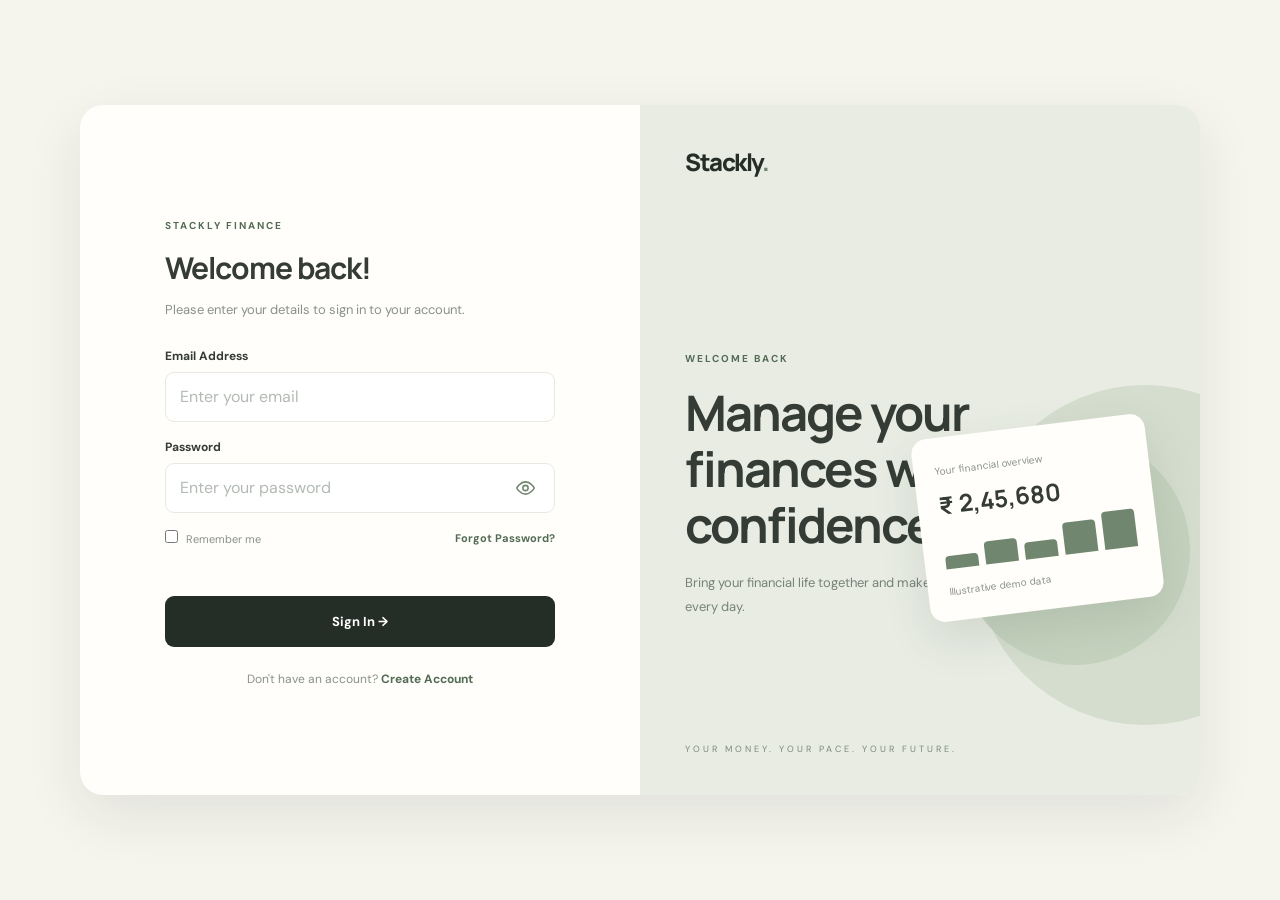
<file: index.html>
<!DOCTYPE html>
<html lang="en">
<head>
    <meta charset="UTF-8">
    <meta name="viewport" content="width=device-width, initial-scale=1.0">
    <title>Stackly Finance</title>
    <meta http-equiv="refresh" content="0; url=login.html">
</head>
<body>
    <script>
        window.location.replace("login.html");
    </script>
</body>
</html>
</file>
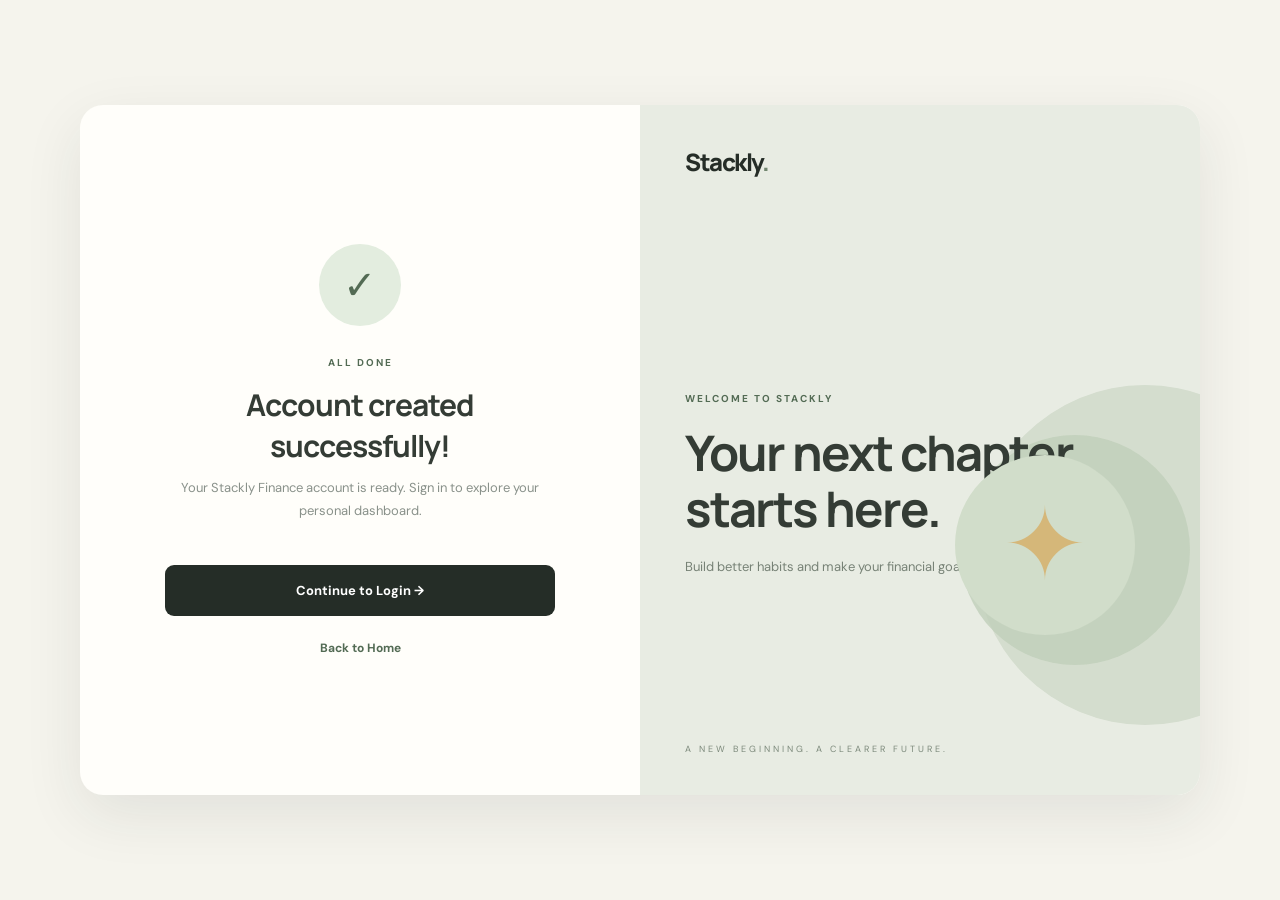
<file: account-created.html>
<!DOCTYPE html>
<html lang="en">
<head>
    <meta charset="UTF-8">
    <meta name="viewport" content="width=device-width, initial-scale=1.0">
    <meta name="description" content="Your Stackly Finance account has been created successfully.">
    <title>Account Created | Stackly Finance</title>
    <link rel="preconnect" href="https://fonts.googleapis.com">
    <link rel="preconnect" href="https://fonts.gstatic.com" crossorigin>
    <link href="https://fonts.googleapis.com/css2?family=DM+Sans:wght@400;500;600;700&family=Manrope:wght@400;500;600;700;800&display=swap" rel="stylesheet">
    <link rel="stylesheet" href="css/style.css">
    <script src="js/script.js" defer></script>
</head>
<body>

    <div class="page-loader">
        <div class="loader-content">
            <div class="loader-logo">S</div>
            <p>STACKLY FINANCE</p>
            <div class="loader-progress"></div>
        </div>
    </div>

    <main class="auth-page">
        <section class="auth-shell">

            <div class="auth-visual">
                <a href="index.html" class="brand-logo">Stackly<span>.</span></a>
                <div class="auth-visual-content">
                    <span class="eyebrow">WELCOME TO STACKLY</span>
                    <h1>Your next chapter starts here.</h1>
                    <p>Build better habits and make your financial goals feel closer.</p>
                </div>
                <div class="visual-decoration decoration-one"></div>
                <div class="visual-decoration decoration-two"></div>
                <div class="success-art">✦</div>
                <p class="visual-footer">A NEW BEGINNING. A CLEARER FUTURE.</p>
            </div>

            <div class="auth-form-area">
                <div class="auth-form success-content">
                    <div class="success-icon">✓</div>
                    <span class="eyebrow">ALL DONE</span>
                    <h2>Account created successfully!</h2>
                    <p class="form-description">
                        Your Stackly Finance account is ready.
                        Sign in to explore your personal dashboard.
                    </p>
                    <a href="login.html" class="primary-btn form-submit">Continue to Login →</a>
                    <p class="form-bottom-text"><a href="index.html">Back to Home</a></p>
                </div>
            </div>

        </section>
    </main>

</body>
</html>
</file>
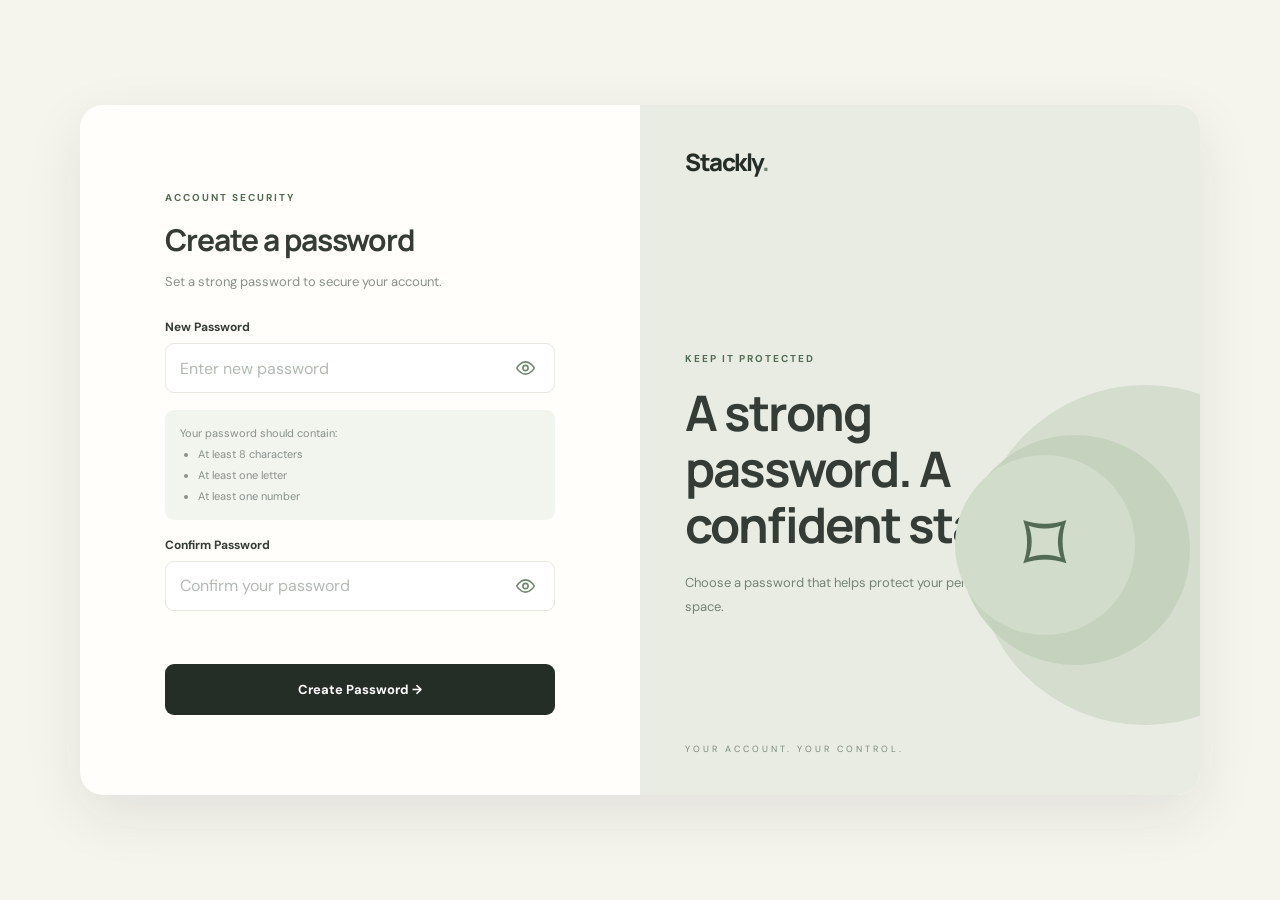
<file: create-password.html>
<!DOCTYPE html>
<html lang="en">
<head>
    <meta charset="UTF-8">
    <meta name="viewport" content="width=device-width, initial-scale=1.0">
    <meta name="description" content="Create your Stackly Finance password.">
    <title>Create Password | Stackly Finance</title>
    <link rel="preconnect" href="https://fonts.googleapis.com">
    <link rel="preconnect" href="https://fonts.gstatic.com" crossorigin>
    <link href="https://fonts.googleapis.com/css2?family=DM+Sans:wght@400;500;600;700&family=Manrope:wght@400;500;600;700;800&display=swap" rel="stylesheet">
    <link rel="stylesheet" href="css/style.css">
    <script src="js/script.js" defer></script>
</head>
<body>

    <div class="page-loader">
        <div class="loader-content">
            <div class="loader-logo">S</div>
            <p>STACKLY FINANCE</p>
            <div class="loader-progress"></div>
        </div>
    </div>

    <main class="auth-page">
        <section class="auth-shell">

            <div class="auth-visual">
                <a href="index.html" class="brand-logo">Stackly<span>.</span></a>
                <div class="auth-visual-content">
                    <span class="eyebrow">KEEP IT PROTECTED</span>
                    <h1>A strong password. A confident start.</h1>
                    <p>Choose a password that helps protect your personal finance space.</p>
                </div>
                <div class="visual-decoration decoration-one"></div>
                <div class="visual-decoration decoration-two"></div>
                <div class="security-art">⌑</div>
                <p class="visual-footer">YOUR ACCOUNT. YOUR CONTROL.</p>
            </div>

            <div class="auth-form-area">
                <form class="auth-form" id="createPasswordForm">
                    <span class="eyebrow">ACCOUNT SECURITY</span>
                    <h2>Create a password</h2>
                    <p class="form-description">Set a strong password to secure your account.</p>

                    <div class="form-group">
                        <label for="newPassword">New Password</label>
                    
                        <div class="password-wrapper">
                            <input type="password" id="newPassword"
                                placeholder="Enter new password" required>
                    
                            <button type="button" class="password-toggle"
                                aria-label="Show password" aria-pressed="false">
                                <svg class="eye-icon" viewBox="0 0 24 24" fill="none"
                                    stroke="currentColor" stroke-width="1.8"
                                    stroke-linecap="round" stroke-linejoin="round">
                                    <path d="M2 12s3.6-7 10-7 10 7 10 7-3.6 7-10 7-10-7-10-7z"/>
                                    <circle cx="12" cy="12" r="3"/>
                                </svg>
                            </button>
                        </div>
                    </div>

                    <div class="password-guidelines">
                        <p>Your password should contain:</p>
                        <ul>
                            <li>At least 8 characters</li>
                            <li>At least one letter</li>
                            <li>At least one number</li>
                        </ul>
                    </div>

                    <div class="form-group">
                        <label for="confirmPassword">Confirm Password</label>
                    
                        <div class="password-wrapper">
                            <input type="password" id="confirmPassword"
                                placeholder="Confirm your password" required>
                    
                            <button type="button" class="password-toggle"
                                aria-label="Show password" aria-pressed="false">
                                <svg class="eye-icon" viewBox="0 0 24 24" fill="none"
                                    stroke="currentColor" stroke-width="1.8"
                                    stroke-linecap="round" stroke-linejoin="round">
                                    <path d="M2 12s3.6-7 10-7 10 7 10 7-3.6 7-10 7-10-7-10-7z"/>
                                    <circle cx="12" cy="12" r="3"/>
                                </svg>
                            </button>
                        </div>
                    </div>

                    <p class="form-message" id="passwordMessage"></p>
                    <button type="submit" class="primary-btn form-submit">Create Password →</button>
                </form>
            </div>

        </section>
    </main>

</body>
</html>
</file>
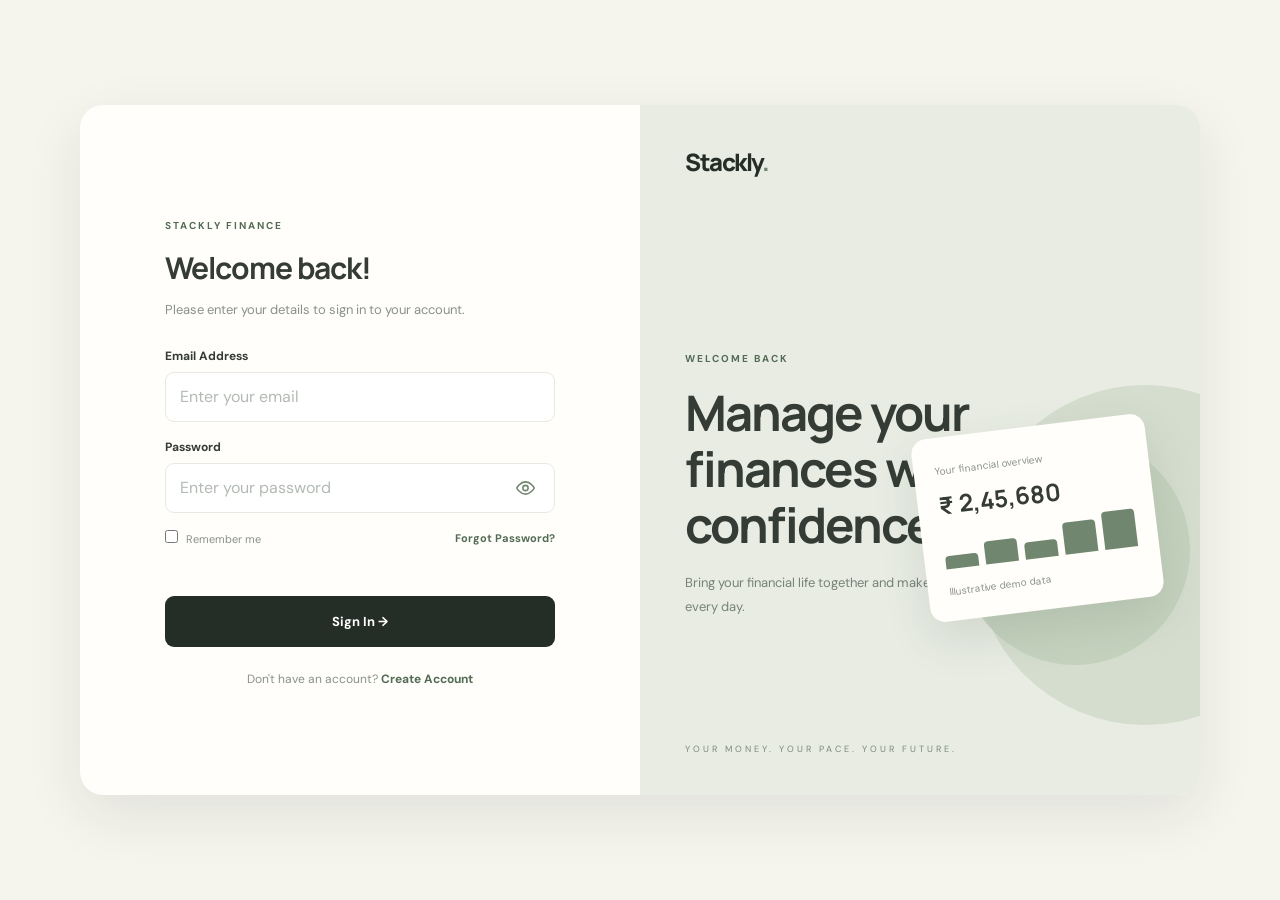
<file: dashboard.html>
<!DOCTYPE html>
<html lang="en">
<head>
    <meta charset="UTF-8">
    <meta name="viewport" content="width=device-width, initial-scale=1.0">
    <meta name="description" content="Stackly Finance personal dashboard.">
    <title>Dashboard | Stackly Finance</title>

    <link rel="preconnect" href="https://fonts.googleapis.com">
    <link rel="preconnect" href="https://fonts.gstatic.com" crossorigin>
    <link href="https://fonts.googleapis.com/css2?family=DM+Sans:wght@400;500;600;700&family=Manrope:wght@400;500;600;700;800&display=swap" rel="stylesheet">

    <link rel="stylesheet" href="css/style.css">
    <script src="js/script.js" defer></script>
</head>

<body class="dashboard-body">

    <!-- Page Loader -->
    <div class="page-loader">
        <div class="loader-content">
            <div class="loader-logo">S</div>
            <p>STACKLY FINANCE</p>
            <div class="loader-progress"></div>
        </div>
    </div>

    <div class="dashboard-layout">

        <!-- SIDEBAR -->
        <aside class="sidebar" id="sidebar">

            <a href="index.html" class="brand-logo sidebar-logo">
                Stackly<span>.</span>
            </a>

            <div class="sidebar-section">
                <p class="sidebar-heading">MAIN MENU</p>

                <a href="dashboard.html" class="sidebar-link active">
                    <span>◫</span> Dashboard
                </a>

                <a href="#" class="sidebar-link">
                    <span>↔</span> Transactions
                </a>

                <a href="#" class="sidebar-link">
                    <span>↗</span> Income
                </a>

                <a href="#" class="sidebar-link">
                    <span>↘</span> Expenses
                </a>

                <a href="#" class="sidebar-link">
                    <span>▤</span> Budgets
                </a>

                <a href="#" class="sidebar-link">
                    <span>▧</span> Invoices
                </a>

                <a href="#" class="sidebar-link">
                    <span>▥</span> Reports
                </a>

                <a href="#" class="sidebar-link">
                    <span>◉</span> Accounts
                </a>

                <a href="#" class="sidebar-link">
                    <span>⚙</span> Settings
                </a>
            </div>

            <div class="sidebar-section">
                <p class="sidebar-heading">PREFERENCES</p>

                <a href="profile.html" class="sidebar-link">
                    <span>◎</span> My Profile
                </a>
            </div>

            <div class="sidebar-bottom">

                <a href="login.html" class="sidebar-link" id="logoutButton">
                    <span>↪</span> Log Out
                </a>

                <div class="sidebar-help">
                    <span>✦</span>
                    <p>Make your money work smarter.</p>
                </div>

            </div>
        </aside>


        <!-- MAIN CONTENT -->
        <main class="main-content">

            <!-- HEADER -->
            <header class="dashboard-header">

                <div class="header-left">
                    <button class="mobile-menu-btn" id="mobileMenuBtn">☰</button>

                    <div>
                        <h1>Dashboard</h1>
                        <p>Here's your financial overview at a glance.</p>
                    </div>
                </div>

                <div class="header-user">
                    <div class="notification-icon">♧</div>

                    <div class="user-avatar" id="dashboardAvatar">U</div>

                    <div class="user-info">
                        <strong id="dashboardUserName">User</strong>
                        <span>Personal Account</span>
                    </div>
                </div>

            </header>


            <!-- WELCOME SECTION -->
            <section class="dashboard-welcome">

                <div>
                    <span class="eyebrow">YOUR FINANCIAL SPACE</span>
                    <h2 id="welcomeName">Welcome back!</h2>
                    <p>Keep an eye on your money and make every decision count.</p>
                </div>

                <div class="welcome-symbol">✳</div>

            </section>


            <!-- QUICK ACTIONS -->
            <section class="quick-actions-section">

                <div class="section-heading">
                    <div>
                        <h2>Quick Actions</h2>
                        <p>Manage your money with ease.</p>
                    </div>
                </div>

                <div class="quick-actions-grid">

                    <a href="#" class="quick-action-item">
                        <span class="quick-action-icon income-action">＋</span>
                        <span>
                            <strong>Add Income</strong>
                            <small>Record your earnings</small>
                        </span>
                    </a>

                    <a href="#" class="quick-action-item">
                        <span class="quick-action-icon expense-action">−</span>
                        <span>
                            <strong>Add Expense</strong>
                            <small>Track your spending</small>
                        </span>
                    </a>

                    <a href="#" class="quick-action-item">
                        <span class="quick-action-icon transfer-action">⇄</span>
                        <span>
                            <strong>Transfer Money</strong>
                            <small>Manage your funds</small>
                        </span>
                    </a>

                    <a href="#" class="quick-action-item">
                        <span class="quick-action-icon budget-action">▤</span>
                        <span>
                            <strong>Set Budget</strong>
                            <small>Plan your expenses</small>
                        </span>
                    </a>

                </div>
            </section>


            <!-- FINANCIAL SUMMARY -->
            <section class="stats-grid">

                <article class="stat-card">
                    <div class="stat-top">
                        <span>Total Balance</span>
                        <span class="stat-icon">◉</span>
                    </div>
                    <h2>₹2,45,680</h2>
                    <p class="stat-positive">↑ 8.2% this month</p>
                    <small>Across all accounts</small>
                </article>

                <article class="stat-card">
                    <div class="stat-top">
                        <span>Monthly Income</span>
                        <span class="stat-icon">↗</span>
                    </div>
                    <h2>₹65,000</h2>
                    <p class="stat-positive">↑ 5.4% this month</p>
                    <small>Total money received</small>
                </article>

                <article class="stat-card">
                    <div class="stat-top">
                        <span>Monthly Expenses</span>
                        <span class="stat-icon">↘</span>
                    </div>
                    <h2>₹38,500</h2>
                    <p class="stat-negative">↓ 2.1% this month</p>
                    <small>Total money spent</small>
                </article>

                <article class="stat-card">
                    <div class="stat-top">
                        <span>Monthly Savings</span>
                        <span class="stat-icon">✧</span>
                    </div>
                    <h2>₹26,500</h2>
                    <p class="stat-positive">↑ 12.8% this month</p>
                    <small>40.8% of monthly income</small>
                </article>

            </section>


            <!-- INCOME VS EXPENSES AND BUDGET -->
            <section class="dashboard-content-grid">

                <!-- INCOME VS EXPENSE CHART -->
                <article class="dashboard-card chart-card">

                    <div class="card-heading">
                        <div>
                            <h3>Income vs Expenses</h3>
                            <p>Compare your monthly cash flow.</p>
                        </div>

                        <select aria-label="Chart period">
                            <option>Last 6 months</option>
                            <option>Last 12 months</option>
                        </select>
                    </div>

                    <div class="cashflow-summary">
                        <div>
                            <span>Total Income</span>
                            <strong>₹3,63,000</strong>
                        </div>

                        <div>
                            <span>Total Expenses</span>
                            <strong>₹2,35,500</strong>
                        </div>
                    </div>

                    <div class="chart-area">

                        <div class="chart-y-labels">
                            <span>₹70k</span>
                            <span>₹55k</span>
                            <span>₹40k</span>
                            <span>₹25k</span>
                            <span>₹0</span>
                        </div>

                        <div class="chart-bars">

                            <div class="chart-group">
                                <i style="height:65%"></i>
                                <b style="height:40%"></b>
                            </div>

                            <div class="chart-group">
                                <i style="height:75%"></i>
                                <b style="height:50%"></b>
                            </div>

                            <div class="chart-group">
                                <i style="height:68%"></i>
                                <b style="height:43%"></b>
                            </div>

                            <div class="chart-group">
                                <i style="height:82%"></i>
                                <b style="height:58%"></b>
                            </div>

                            <div class="chart-group">
                                <i style="height:78%"></i>
                                <b style="height:48%"></b>
                            </div>

                            <div class="chart-group">
                                <i style="height:92%"></i>
                                <b style="height:55%"></b>
                            </div>

                        </div>
                    </div>

                    <div class="chart-months">
                        <span>Jun</span>
                        <span>Jul</span>
                        <span>Aug</span>
                        <span>Sep</span>
                        <span>Oct</span>
                        <span>Nov</span>
                    </div>

                    <div class="chart-legend">
                        <span><i class="legend-income"></i> Income</span>
                        <span><i class="legend-expense"></i> Expenses</span>
                    </div>

                </article>


                <!-- MONTHLY BUDGET -->
                <article class="dashboard-card budget-card">

                    <div class="card-heading">
                        <div>
                            <h3>Monthly Budget</h3>
                            <p>Your spending limit for November.</p>
                        </div>

                        <span class="budget-menu">•••</span>
                    </div>

                    <div class="budget-total">
                        <strong>₹38,500</strong>
                        <span>of ₹50,000 spent</span>
                    </div>

                    <div class="budget-progress">
                        <div class="budget-progress-fill"></div>
                    </div>

                    <div class="budget-remaining">
                        <span>Remaining budget</span>
                        <strong>₹11,500</strong>
                    </div>

                    <div class="budget-divider"></div>

                    <h4>Budget Categories</h4>

                    <div class="budget-category">

                        <div class="category-details">
                            <span class="category-dot category-food"></span>
                            <span>Food & Dining</span>
                            <strong>₹8,500 / ₹12,000</strong>
                        </div>

                        <div class="category-track">
                            <span style="width:71%"></span>
                        </div>

                    </div>

                    <div class="budget-category">

                        <div class="category-details">
                            <span class="category-dot category-shopping"></span>
                            <span>Shopping</span>
                            <strong>₹7,000 / ₹10,000</strong>
                        </div>

                        <div class="category-track">
                            <span style="width:70%"></span>
                        </div>

                    </div>

                    <div class="budget-category">

                        <div class="category-details">
                            <span class="category-dot category-bills"></span>
                            <span>Monthly Bills</span>
                            <strong>₹6,000 / ₹8,000</strong>
                        </div>

                        <div class="category-track">
                            <span style="width:75%"></span>
                        </div>

                    </div>

                    <div class="budget-category">

                        <div class="category-details">
                            <span class="category-dot category-travel"></span>
                            <span>Travel</span>
                            <strong>₹4,000 / ₹7,000</strong>
                        </div>

                        <div class="category-track">
                            <span style="width:57%"></span>
                        </div>

                    </div>

                </article>

            </section>


            <!-- EXPENSE BREAKDOWN AND SAVINGS GOALS -->
            <section class="dashboard-content-grid">

                <!-- EXPENSE BREAKDOWN -->
                <article class="dashboard-card">

                    <div class="card-heading">
                        <div>
                            <h3>Expense Breakdown</h3>
                            <p>Where your money goes this month.</p>
                        </div>

                        <span class="period-label">November 2026</span>
                    </div>

                    <div class="expense-breakdown">

                        <div class="expense-donut">
                            <div class="donut-center">
                                <strong>₹38,500</strong>
                                <span>Total Spent</span>
                            </div>
                        </div>

                        <div class="expense-legend">

                            <div>
                                <span class="category-dot category-food"></span>
                                <span>Food & Dining</span>
                                <strong>22%</strong>
                            </div>

                            <div>
                                <span class="category-dot category-shopping"></span>
                                <span>Shopping</span>
                                <strong>18%</strong>
                            </div>

                            <div>
                                <span class="category-dot category-bills"></span>
                                <span>Bills & Utilities</span>
                                <strong>25%</strong>
                            </div>

                            <div>
                                <span class="category-dot category-travel"></span>
                                <span>Travel</span>
                                <strong>15%</strong>
                            </div>

                            <div>
                                <span class="category-dot category-other"></span>
                                <span>Others</span>
                                <strong>20%</strong>
                            </div>

                        </div>

                    </div>

                </article>


                <!-- SAVINGS GOALS -->
                <article class="dashboard-card">

                    <div class="card-heading">
                        <div>
                            <h3>Savings Goals</h3>
                            <p>Keep moving towards your goals.</p>
                        </div>

                        <a href="#" class="view-link">View all</a>
                    </div>

                    <div class="saving-goal">

                        <div class="goal-top">
                            <div class="goal-icon">⌂</div>

                            <div class="goal-info">
                                <strong>Emergency Fund</strong>
                                <span>₹75,000 of ₹1,00,000</span>
                            </div>

                            <strong class="goal-percentage">75%</strong>
                        </div>

                        <div class="goal-progress">
                            <span style="width:75%"></span>
                        </div>

                    </div>

                    <div class="saving-goal">

                        <div class="goal-top">
                            <div class="goal-icon">✈</div>

                            <div class="goal-info">
                                <strong>Dream Vacation</strong>
                                <span>₹30,000 of ₹60,000</span>
                            </div>

                            <strong class="goal-percentage">50%</strong>
                        </div>

                        <div class="goal-progress">
                            <span style="width:50%"></span>
                        </div>

                    </div>

                    <div class="saving-goal">

                        <div class="goal-top">
                            <div class="goal-icon">▣</div>

                            <div class="goal-info">
                                <strong>New Laptop</strong>
                                <span>₹45,000 of ₹60,000</span>
                            </div>

                            <strong class="goal-percentage">75%</strong>
                        </div>

                        <div class="goal-progress">
                            <span style="width:75%"></span>
                        </div>

                    </div>

                    <div class="goal-footer">
                        <span>Total saved towards goals</span>
                        <strong>₹1,50,000</strong>
                    </div>

                </article>

            </section>


            <!-- TRANSACTIONS AND UPCOMING BILLS -->
            <section class="dashboard-content-grid">

                <!-- RECENT TRANSACTIONS -->
                <article class="dashboard-card transactions-card">

                    <div class="card-heading">
                        <div>
                            <h3>Recent Transactions</h3>
                            <p>Your latest financial activity.</p>
                        </div>

                        <a href="#" class="view-link">View all</a>
                    </div>

                    <div class="transaction-row">

                        <div class="transaction-icon">🛒</div>

                        <div class="transaction-info">
                            <strong>Grocery Store</strong>
                            <span>12 Nov · Shopping</span>
                        </div>

                        <strong class="expense-amount">−₹2,450</strong>

                    </div>

                    <div class="transaction-row">

                        <div class="transaction-icon">↗</div>

                        <div class="transaction-info">
                            <strong>Monthly Salary</strong>
                            <span>11 Nov · Income</span>
                        </div>

                        <strong class="income-amount">+₹65,000</strong>

                    </div>

                    <div class="transaction-row">

                        <div class="transaction-icon">⌂</div>

                        <div class="transaction-info">
                            <strong>Electricity Bill</strong>
                            <span>10 Nov · Bills</span>
                        </div>

                        <strong class="expense-amount">−₹1,850</strong>

                    </div>

                    <div class="transaction-row">

                        <div class="transaction-icon">♡</div>

                        <div class="transaction-info">
                            <strong>Investment</strong>
                            <span>09 Nov · Savings</span>
                        </div>

                        <strong class="expense-amount">−₹5,000</strong>

                    </div>

                    <div class="transaction-row">

                        <div class="transaction-icon">☕</div>

                        <div class="transaction-info">
                            <strong>Cafe & Restaurant</strong>
                            <span>08 Nov · Food</span>
                        </div>

                        <strong class="expense-amount">−₹850</strong>

                    </div>

                </article>


                <!-- UPCOMING BILLS -->
                <article class="dashboard-card bills-card">

                    <div class="card-heading">
                        <div>
                            <h3>Upcoming Bills</h3>
                            <p>Stay ahead of your payments.</p>
                        </div>

                        <a href="#" class="view-link">View all</a>
                    </div>

                    <div class="bill-row">

                        <div class="bill-date">
                            <strong>15</strong>
                            <span>NOV</span>
                        </div>

                        <div class="bill-info">
                            <strong>Electricity Bill</strong>
                            <span>Due in 3 days</span>
                        </div>

                        <strong>₹1,850</strong>

                    </div>

                    <div class="bill-row">

                        <div class="bill-date">
                            <strong>18</strong>
                            <span>NOV</span>
                        </div>

                        <div class="bill-info">
                            <strong>Internet Bill</strong>
                            <span>Due in 6 days</span>
                        </div>

                        <strong>₹999</strong>

                    </div>

                    <div class="bill-row">

                        <div class="bill-date">
                            <strong>22</strong>
                            <span>NOV</span>
                        </div>

                        <div class="bill-info">
                            <strong>Mobile Recharge</strong>
                            <span>Due in 10 days</span>
                        </div>

                        <strong>₹599</strong>

                    </div>

                    <div class="bill-row">

                        <div class="bill-date">
                            <strong>25</strong>
                            <span>NOV</span>
                        </div>

                        <div class="bill-info">
                            <strong>Insurance Premium</strong>
                            <span>Due in 13 days</span>
                        </div>

                        <strong>₹2,500</strong>

                    </div>

                    <div class="bill-total">
                        <span>Total upcoming payments</span>
                        <strong>₹5,948</strong>
                    </div>

                </article>

            </section>


            <!-- FINANCIAL INSIGHTS -->
            <section class="dashboard-card insights-card">

                <div class="card-heading">
                    <div>
                        <h3>Financial Insights</h3>
                        <p>Small observations to help you manage money better.</p>
                    </div>

                    <span class="insight-star">✦</span>
                </div>

                <div class="insights-grid">

                    <div class="insight-item">
                        <span class="insight-icon">↗</span>
                        <div>
                            <strong>Great savings progress!</strong>
                            <p>You saved ₹26,500 this month. Keep building your savings habit.</p>
                        </div>
                    </div>

                    <div class="insight-item">
                        <span class="insight-icon">◉</span>
                        <div>
                            <strong>Budget is under control</strong>
                            <p>You have used 77% of your monthly budget, with ₹11,500 remaining.</p>
                        </div>
                    </div>

                    <div class="insight-item">
                        <span class="insight-icon">▤</span>
                        <div>
                            <strong>Upcoming payments</strong>
                            <p>Plan ahead for ₹5,948 in upcoming bills this month.</p>
                        </div>
                    </div>

                </div>

            </section>


            <!-- FOOTER -->
            <footer class="dashboard-footer">
                <p>© 2026 Stackly Finance. All rights reserved.</p>
                <p>Designed for smarter financial living.</p>
            </footer>

        </main>
    </div>

</body>
</html>
</file>
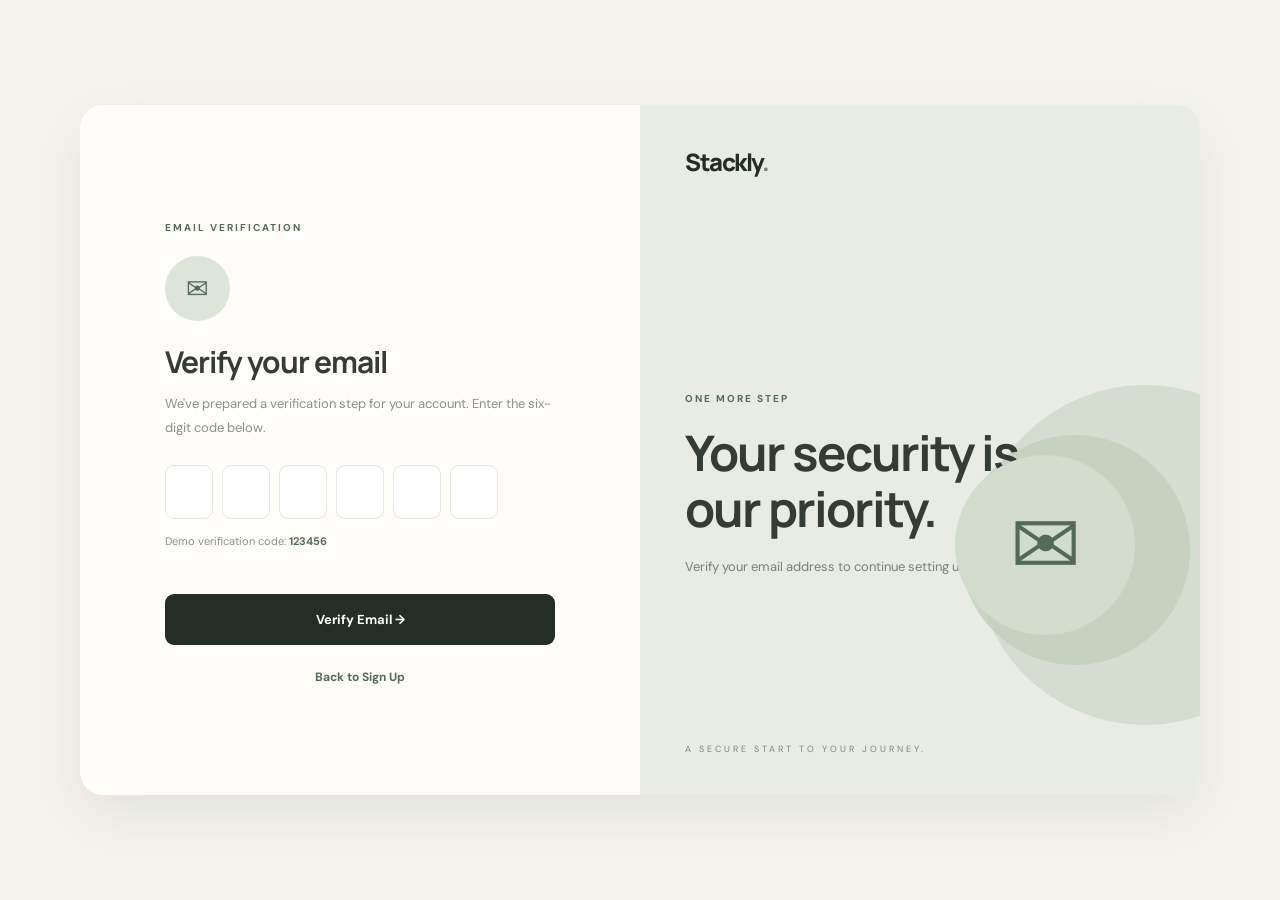
<file: email-verification.html>
<!DOCTYPE html>
<html lang="en">
<head>
    <meta charset="UTF-8">
    <meta name="viewport" content="width=device-width, initial-scale=1.0">
    <meta name="description" content="Verify your Stackly Finance email address.">
    <title>Email Verification | Stackly Finance</title>
    <link rel="preconnect" href="https://fonts.googleapis.com">
    <link rel="preconnect" href="https://fonts.gstatic.com" crossorigin>
    <link href="https://fonts.googleapis.com/css2?family=DM+Sans:wght@400;500;600;700&family=Manrope:wght@400;500;600;700;800&display=swap" rel="stylesheet">
    <link rel="stylesheet" href="css/style.css">
    <script src="js/script.js" defer></script>
</head>
<body>

    <div class="page-loader">
        <div class="loader-content">
            <div class="loader-logo">S</div>
            <p>STACKLY FINANCE</p>
            <div class="loader-progress"></div>
        </div>
    </div>

    <main class="auth-page">
        <section class="auth-shell">

            <div class="auth-visual">
                <a href="index.html" class="brand-logo">Stackly<span>.</span></a>
                <div class="auth-visual-content">
                    <span class="eyebrow">ONE MORE STEP</span>
                    <h1>Your security is our priority.</h1>
                    <p>Verify your email address to continue setting up your account.</p>
                </div>
                <div class="visual-decoration decoration-one"></div>
                <div class="visual-decoration decoration-two"></div>
                <div class="security-art">✉</div>
                <p class="visual-footer">A SECURE START TO YOUR JOURNEY.</p>
            </div>

            <div class="auth-form-area">
                <form class="auth-form" id="verificationForm">
                    <span class="eyebrow">EMAIL VERIFICATION</span>
                    <div class="verification-icon">✉</div>
                    <h2>Verify your email</h2>
                    <p class="form-description">
                        We've prepared a verification step for your account.
                        Enter the six-digit code below.
                    </p>

                    <div class="otp-container">
                        <input type="text" maxlength="1" class="otp-input" aria-label="OTP digit 1" required>
                        <input type="text" maxlength="1" class="otp-input" aria-label="OTP digit 2" required>
                        <input type="text" maxlength="1" class="otp-input" aria-label="OTP digit 3" required>
                        <input type="text" maxlength="1" class="otp-input" aria-label="OTP digit 4" required>
                        <input type="text" maxlength="1" class="otp-input" aria-label="OTP digit 5" required>
                        <input type="text" maxlength="1" class="otp-input" aria-label="OTP digit 6" required>
                    </div>

                    <p class="demo-hint">Demo verification code: <strong>123456</strong></p>
                    <p class="form-message" id="verificationMessage"></p>

                    <button type="submit" class="primary-btn form-submit">Verify Email →</button>
                    <p class="form-bottom-text"><a href="signup.html">Back to Sign Up</a></p>
                </form>
            </div>

        </section>
    </main>

</body>
</html>
</file>
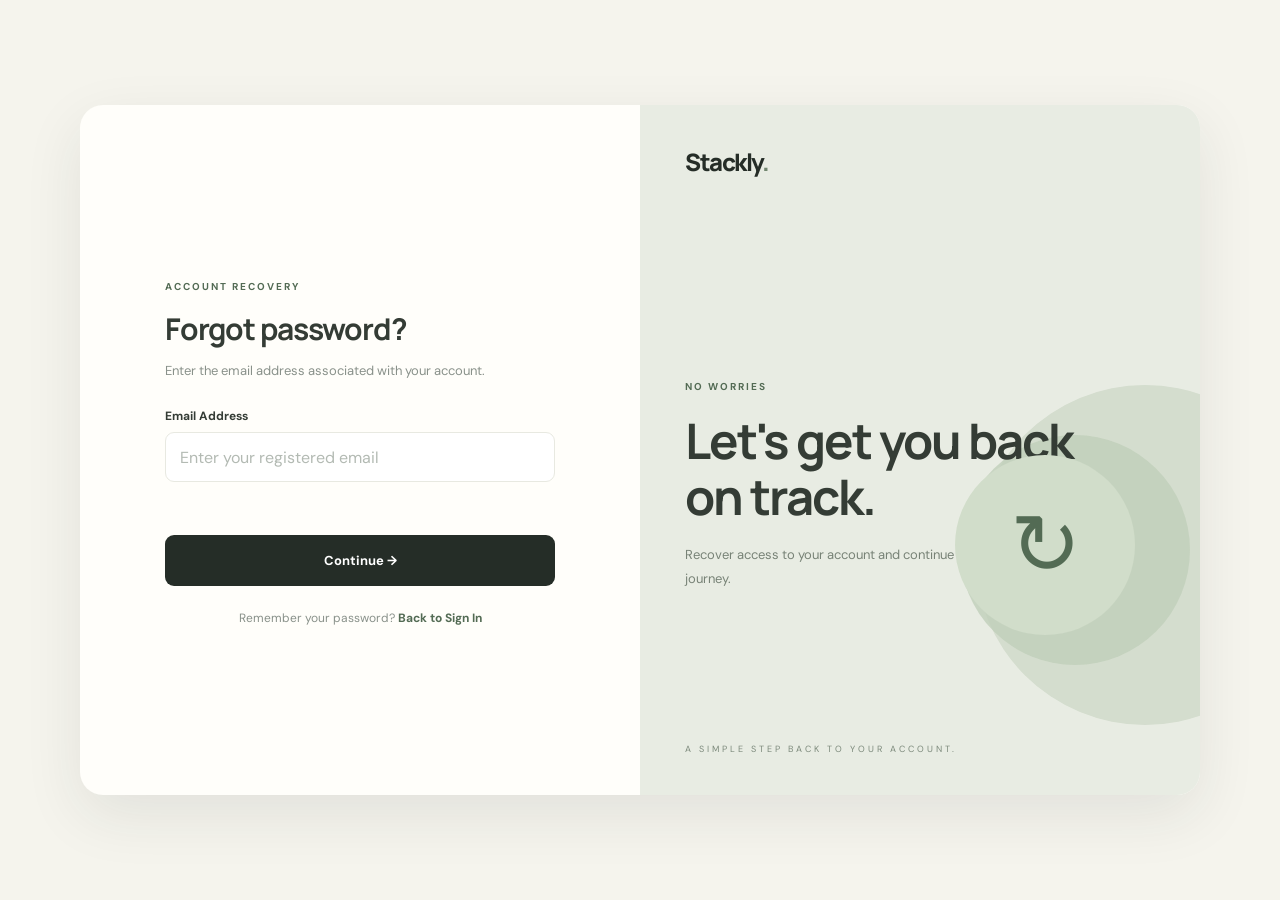
<file: forgot-password.html>
<!DOCTYPE html>
<html lang="en">
<head>
    <meta charset="UTF-8">
    <meta name="viewport" content="width=device-width, initial-scale=1.0">
    <meta name="description" content="Reset your Stackly Finance password.">
    <title>Forgot Password | Stackly Finance</title>
    <link rel="preconnect" href="https://fonts.googleapis.com">
    <link rel="preconnect" href="https://fonts.gstatic.com" crossorigin>
    <link href="https://fonts.googleapis.com/css2?family=DM+Sans:wght@400;500;600;700&family=Manrope:wght@400;500;600;700;800&display=swap" rel="stylesheet">
    <link rel="stylesheet" href="css/style.css">
    <script src="js/script.js" defer></script>
</head>
<body>

    <div class="page-loader">
        <div class="loader-content">
            <div class="loader-logo">S</div>
            <p>STACKLY FINANCE</p>
            <div class="loader-progress"></div>
        </div>
    </div>

    <main class="auth-page">
        <section class="auth-shell">

            <div class="auth-visual">
                <a href="index.html" class="brand-logo">Stackly<span>.</span></a>
                <div class="auth-visual-content">
                    <span class="eyebrow">NO WORRIES</span>
                    <h1>Let's get you back on track.</h1>
                    <p>Recover access to your account and continue your financial journey.</p>
                </div>
                <div class="visual-decoration decoration-one"></div>
                <div class="visual-decoration decoration-two"></div>
                <div class="security-art">↻</div>
                <p class="visual-footer">A SIMPLE STEP BACK TO YOUR ACCOUNT.</p>
            </div>

            <div class="auth-form-area">
                <form class="auth-form" id="forgotPasswordForm">
                    <span class="eyebrow">ACCOUNT RECOVERY</span>
                    <h2>Forgot password?</h2>
                    <p class="form-description">
                        Enter the email address associated with your account.
                    </p>

                    <div class="form-group">
                        <label for="forgotEmail">Email Address</label>
                        <input type="email" id="forgotEmail" placeholder="Enter your registered email" required>
                    </div>

                    <p class="form-message" id="forgotMessage"></p>
                    <button type="submit" class="primary-btn form-submit">Continue →</button>

                    <p class="form-bottom-text">
                        Remember your password?
                        <a href="login.html">Back to Sign In</a>
                    </p>
                </form>
            </div>

        </section>
    </main>

</body>
</html>
</file>
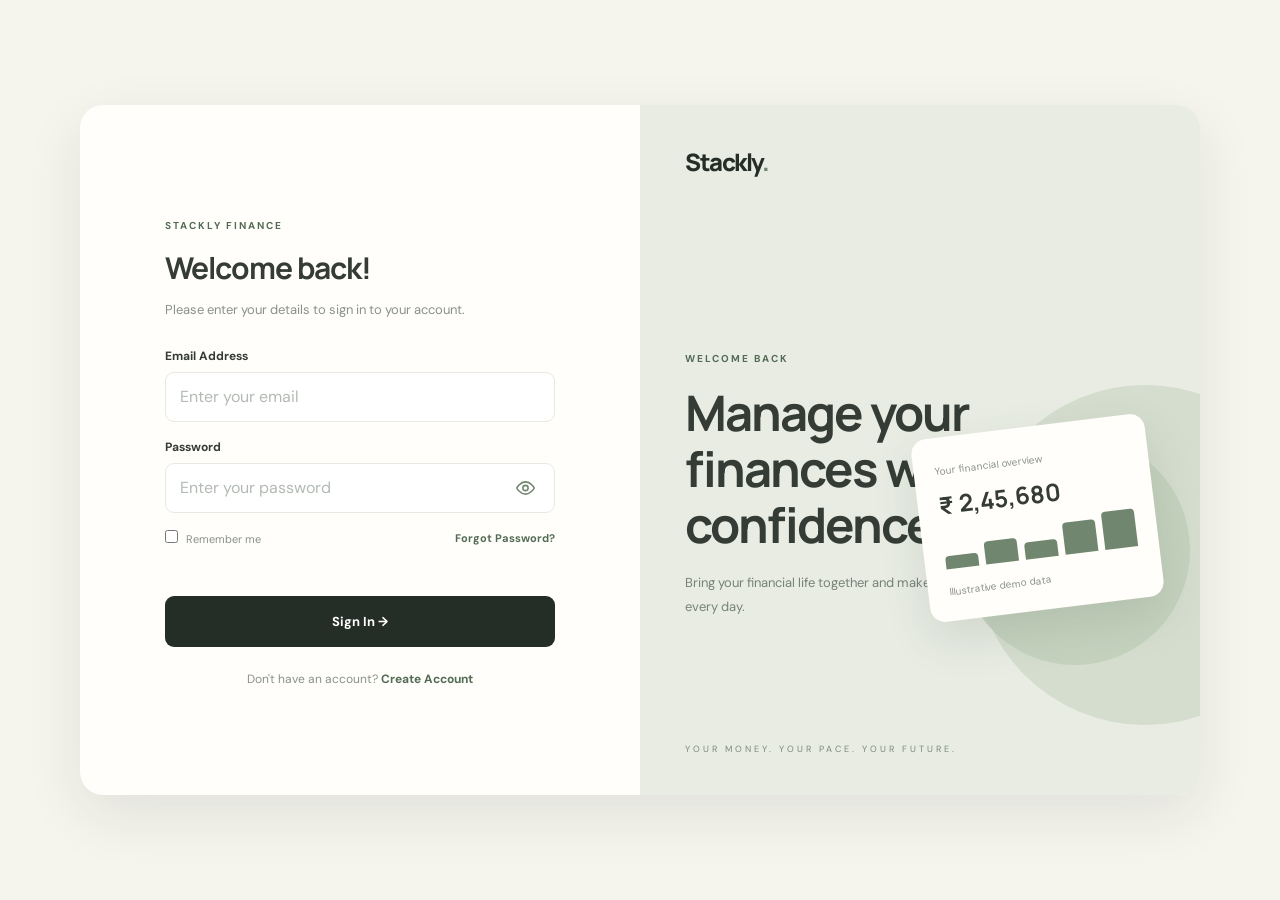
<file: login.html>
<!DOCTYPE html>
<html lang="en">
<head>
    <meta charset="UTF-8">
    <meta name="viewport" content="width=device-width, initial-scale=1.0">
    <meta name="description" content="Sign in to your Stackly Finance account.">
    <title>Login | Stackly Finance</title>
    <link rel="preconnect" href="https://fonts.googleapis.com">
    <link rel="preconnect" href="https://fonts.gstatic.com" crossorigin>
    <link href="https://fonts.googleapis.com/css2?family=DM+Sans:wght@400;500;600;700&family=Manrope:wght@400;500;600;700;800&display=swap" rel="stylesheet">
    <link rel="stylesheet" href="css/style.css">
    <script src="js/script.js" defer></script>
</head>
<body>

    <div class="page-loader">
        <div class="loader-content">
            <div class="loader-logo">S</div>
            <p>STACKLY FINANCE</p>
            <div class="loader-progress"></div>
        </div>
    </div>

    <main class="auth-page">
        <section class="auth-shell">

            <div class="auth-visual">
                <a href="index.html" class="brand-logo">Stackly<span>.</span></a>

                <div class="auth-visual-content">
                    <span class="eyebrow">WELCOME BACK</span>
                    <h1>Manage your finances with confidence.</h1>
                    <p>Bring your financial life together and make smarter decisions every day.</p>
                </div>

                <div class="visual-decoration decoration-one"></div>
                <div class="visual-decoration decoration-two"></div>

                <div class="visual-finance-card">
                    <span>Your financial overview</span>
                    <h2>₹ 2,45,680</h2>
                    <div class="visual-bars"><i></i><i></i><i></i><i></i><i></i></div>
                    <small>Illustrative demo data</small>
                </div>

                <p class="visual-footer">YOUR MONEY. YOUR PACE. YOUR FUTURE.</p>
            </div>

            <div class="auth-form-area">
                <form class="auth-form" id="loginForm">
                    <span class="eyebrow">STACKLY FINANCE</span>
                    <h2>Welcome back!</h2>
                    <p class="form-description">Please enter your details to sign in to your account.</p>

                    <div class="form-group">
                        <label for="loginEmail">Email Address</label>
                        <input type="email" id="loginEmail" placeholder="Enter your email" required>
                    </div>

                    <div class="form-group">
                        <label for="loginPassword">Password</label>
                    
                        <div class="password-wrapper">
                            <input
                                type="password"
                                id="loginPassword"
                                name="password"
                                placeholder="Enter your password"
                                required
                            >
                    
                            <button
                                type="button"
                                class="password-toggle"
                                aria-label="Show password"
                                aria-pressed="false"
                            >
                                <svg class="eye-icon" viewBox="0 0 24 24" fill="none"
                                    stroke="currentColor" stroke-width="1.8"
                                    stroke-linecap="round" stroke-linejoin="round">
                                    <path d="M2 12s3.6-7 10-7 10 7 10 7-3.6 7-10 7-10-7-10-7z"/>
                                    <circle cx="12" cy="12" r="3"/>
                                </svg>
                            </button>
                        </div>
                    </div>

                    <div class="form-options">
                        <label><input type="checkbox" id="rememberMe"> Remember me</label>
                        <a href="forgot-password.html">Forgot Password?</a>
                    </div>

                    <p class="form-message" id="loginMessage"></p>
                    <button type="submit" class="primary-btn form-submit">Sign In →</button>

                    <p class="form-bottom-text">
                        Don't have an account?
                        <a href="signup.html">Create Account</a>
                    </p>
                </form>
            </div>

        </section>
    </main>

</body>
</html>
</file>
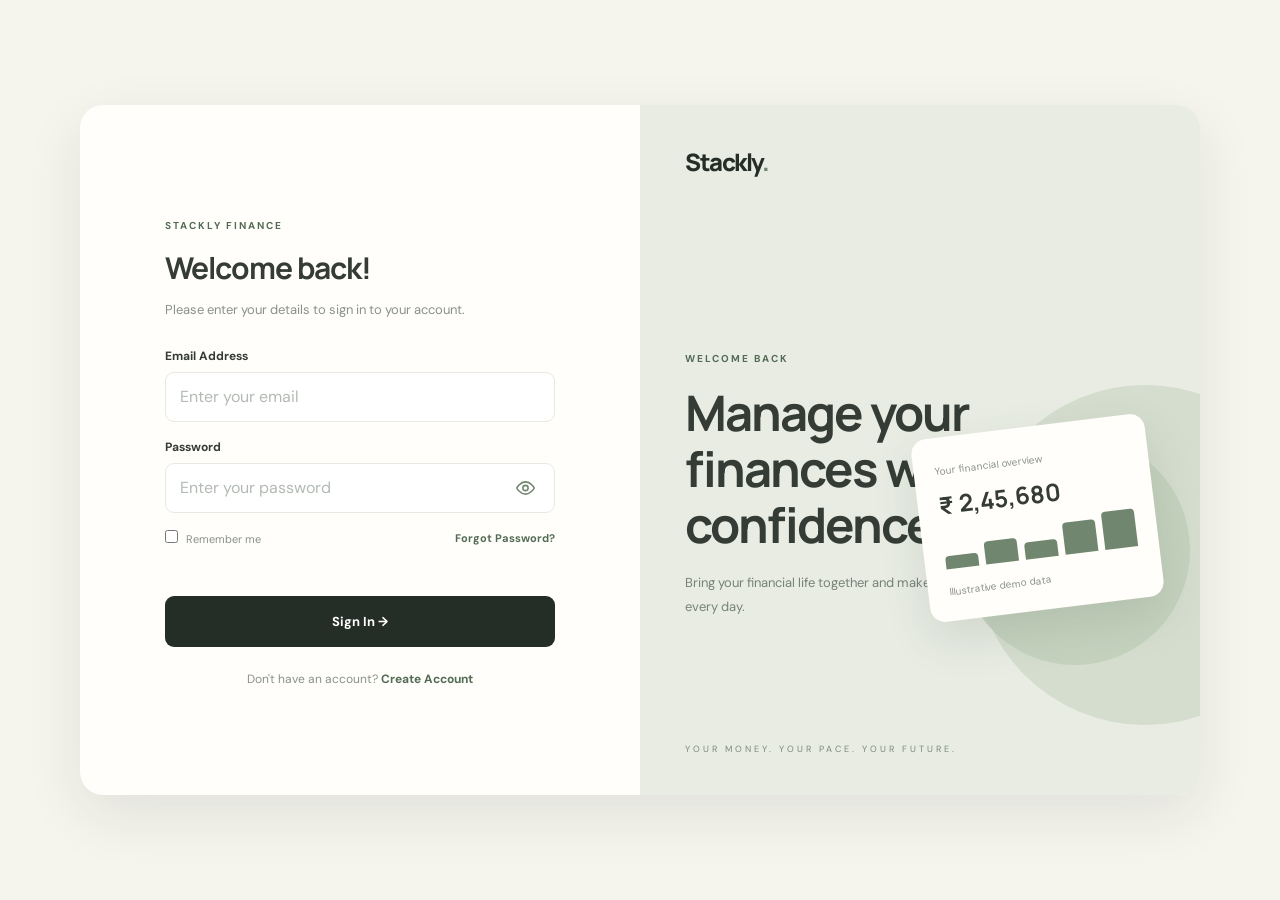
<file: profile.html>
<!DOCTYPE html>
<html lang="en">
<head>
    <meta charset="UTF-8">
    <meta name="viewport" content="width=device-width, initial-scale=1.0">
    <meta name="description" content="Manage your Stackly Finance profile and account details.">
    <title>My Profile | Stackly Finance</title>

    <link rel="preconnect" href="https://fonts.googleapis.com">
    <link rel="preconnect" href="https://fonts.gstatic.com" crossorigin>
    <link href="https://fonts.googleapis.com/css2?family=DM+Sans:wght@400;500;600;700&family=Manrope:wght@400;500;600;700;800&display=swap" rel="stylesheet">

    <link rel="stylesheet" href="css/style.css">
    <script src="js/script.js" defer></script>
</head>

<body class="dashboard-body">

    <!-- Page Loader -->
    <div class="page-loader">
        <div class="loader-content">
            <div class="loader-logo">S</div>
            <p>STACKLY FINANCE</p>
            <div class="loader-progress"></div>
        </div>
    </div>

    <div class="dashboard-layout">

        <!-- Sidebar -->
        <aside class="sidebar" id="sidebar">

            <a href="index.html" class="brand-logo sidebar-logo">
                Stackly<span>.</span>
            </a>

            <div class="sidebar-section">
                <p class="sidebar-heading">MAIN MENU</p>

                <a href="dashboard.html" class="sidebar-link"><span>◫</span> Dashboard</a>
                <a href="#" class="sidebar-link"><span>↔</span> Transactions</a>
                <a href="#" class="sidebar-link"><span>↗</span> Income</a>
                <a href="#" class="sidebar-link"><span>↘</span> Expenses</a>
                <a href="#" class="sidebar-link"><span>▤</span> Budgets</a>
                <a href="#" class="sidebar-link"><span>▧</span> Invoices</a>
                <a href="#" class="sidebar-link"><span>▥</span> Reports</a>
                <a href="#" class="sidebar-link"><span>◉</span> Accounts</a>
                <a href="#" class="sidebar-link"><span>⚙</span> Settings</a>
            </div>

            <div class="sidebar-section">
                <p class="sidebar-heading">PREFERENCES</p>

                <a href="profile.html" class="sidebar-link active">
                    <span>◎</span> My Profile
                </a>
            </div>

            <div class="sidebar-bottom">

                <a href="login.html" class="sidebar-link" id="logoutButton">
                    <span>↪</span> Log Out
                </a>

                <div class="sidebar-help">
                    <span>✦</span>
                    <p>Make your money work smarter.</p>
                </div>

            </div>
        </aside>

        <!-- Main Content -->
        <main class="main-content">

            <!-- Header -->
            <header class="dashboard-header">

                <div class="header-left">
                    <button class="mobile-menu-btn" id="mobileMenuBtn">☰</button>

                    <div>
                        <h1>My Profile</h1>
                        <p>Manage your personal information and account preferences.</p>
                    </div>
                </div>

                <div class="header-user">
                    <div class="notification-icon">♧</div>

                    <div class="user-avatar" id="profileHeaderAvatar">U</div>

                    <div class="user-info">
                        <strong id="profileHeaderName">User</strong>
                        <span>Personal Account</span>
                    </div>
                </div>

            </header>

            <!-- Profile Content -->
            <section class="profile-page-grid">

                <!-- Profile Summary -->
                <article class="dashboard-card profile-summary-card">

                    <div class="profile-large-avatar" id="profileAvatar">U</div>

                    <h2 id="profileDisplayName">Your Name</h2>
                    <p id="profileDisplayEmail">your@email.com</p>

                    <span class="member-badge">✦ Stackly Member</span>

                    <div class="profile-summary-divider"></div>

                    <div class="profile-mini-details">
                        <div>
                            <span>ACCOUNT TYPE</span>
                            <strong>Personal</strong>
                        </div>

                        <div>
                            <span>ACCOUNT STATUS</span>
                            <strong class="status-active">● Active</strong>
                        </div>

                        <div>
                            <span>MEMBERSHIP</span>
                            <strong>Standard Member</strong>
                        </div>
                    </div>

                    <div class="profile-summary-divider"></div>

                    <p class="profile-summary-note">
                        Keep your personal information up to date to enjoy a better financial management experience.
                    </p>

                </article>

                <!-- Personal Information -->
                <article class="dashboard-card profile-details-card">

                    <div class="card-heading">
                        <div>
                            <h3>Personal Information</h3>
                            <p>Update your personal details below.</p>
                        </div>

                        <span class="profile-section-icon">◎</span>
                    </div>

                    <form id="profileForm" class="profile-form">

                        <div class="profile-form-grid">

                            <div class="form-group">
                                <label for="profileName">Full Name</label>
                                <input type="text" id="profileName" placeholder="Enter your full name" required>
                            </div>

                            <div class="form-group">
                                <label for="profileEmail">Email Address</label>
                                <input type="email" id="profileEmail" placeholder="your@email.com" readonly>
                            </div>

                            <div class="form-group">
                                <label for="profilePhone">Phone Number</label>
                                <input type="tel" id="profilePhone" placeholder="Enter your phone number">
                            </div>

                            <div class="form-group">
                                <label for="profileCountry">Country</label>
                                <input type="text" id="profileCountry" placeholder="Enter your country">
                            </div>

                        </div>

                        <div class="form-message" id="profileMessage"></div>

                        <button type="submit" class="primary-btn profile-save-btn">
                            Save Changes →
                        </button>

                    </form>

                </article>

            </section>

            <!-- Account Information -->
            <section class="profile-extra-grid">

                <article class="dashboard-card profile-info-card">

                    <div class="card-heading">
                        <div>
                            <h3>Account Information</h3>
                            <p>Your Stackly account overview.</p>
                        </div>
                        <span class="profile-section-icon">▤</span>
                    </div>

                    <div class="profile-info-list">

                        <div class="profile-info-row">
                            <div class="profile-info-icon">⌑</div>
                            <div>
                                <span>Account ID</span>
                                <strong>STK-2026-00124</strong>
                            </div>
                        </div>

                        <div class="profile-info-row">
                            <div class="profile-info-icon">▣</div>
                            <div>
                                <span>Account Type</span>
                                <strong>Personal Finance</strong>
                            </div>
                        </div>

                        <div class="profile-info-row">
                            <div class="profile-info-icon">▦</div>
                            <div>
                                <span>Member Since</span>
                                <strong>November 2026</strong>
                            </div>
                        </div>

                        <div class="profile-info-row">
                            <div class="profile-info-icon">✓</div>
                            <div>
                                <span>Verification Status</span>
                                <strong class="status-active">Verified</strong>
                            </div>
                        </div>

                    </div>

                </article>

                <!-- Financial Preferences -->
                <article class="dashboard-card profile-info-card">

                    <div class="card-heading">
                        <div>
                            <h3>Financial Preferences</h3>
                            <p>Your preferred financial settings.</p>
                        </div>
                        <span class="profile-section-icon">⚙</span>
                    </div>

                    <div class="profile-info-list">

                        <div class="profile-info-row">
                            <div class="profile-info-icon">₹</div>
                            <div>
                                <span>Default Currency</span>
                                <strong>Indian Rupee (INR)</strong>
                            </div>
                        </div>

                        <div class="profile-info-row">
                            <div class="profile-info-icon">◷</div>
                            <div>
                                <span>Time Zone</span>
                                <strong>India Standard Time</strong>
                            </div>
                        </div>

                        <div class="profile-info-row">
                            <div class="profile-info-icon">▤</div>
                            <div>
                                <span>Date Format</span>
                                <strong>DD / MM / YYYY</strong>
                            </div>
                        </div>

                        <div class="profile-info-row">
                            <div class="profile-info-icon">◉</div>
                            <div>
                                <span>Account Category</span>
                                <strong>Personal</strong>
                            </div>
                        </div>

                    </div>

                </article>

            </section>

            <!-- Security Information -->
            <section class="dashboard-card profile-security-card">

                <div class="card-heading">
                    <div>
                        <h3>Account Security</h3>
                        <p>Keep your account protected.</p>
                    </div>

                    <span class="profile-section-icon">♢</span>
                </div>

                <div class="security-content">

                    <div class="security-item">
                        <div class="security-icon">✓</div>
                        <div>
                            <strong>Password Protection</strong>
                            <p>Your account is protected with a password.</p>
                        </div>
                        <span class="security-status">Enabled</span>
                    </div>

                    <div class="security-item">
                        <div class="security-icon">✉</div>
                        <div>
                            <strong>Email Verification</strong>
                            <p>Your email verification helps secure your account.</p>
                        </div>
                        <span class="security-status">Verified</span>
                    </div>

                    <div class="security-item">
                        <div class="security-icon">⌁</div>
                        <div>
                            <strong>Privacy & Security</strong>
                            <p>Review your account details and keep them updated.</p>
                        </div>
                        <a href="#" class="security-link">Manage →</a>
                    </div>

                </div>

            </section>

            <!-- Recent Account Activity -->
            <section class="dashboard-card profile-activity-card">

                <div class="card-heading">
                    <div>
                        <h3>Recent Account Activity</h3>
                        <p>A quick overview of your recent account activity.</p>
                    </div>

                    <span class="profile-section-icon">◷</span>
                </div>

                <div class="activity-list">

                    <div class="activity-row">
                        <div class="activity-dot"></div>
                        <div class="activity-details">
                            <strong>Profile information reviewed</strong>
                            <span>Personal account information</span>
                        </div>
                        <span class="activity-date">Recently</span>
                    </div>

                    <div class="activity-row">
                        <div class="activity-dot"></div>
                        <div class="activity-details">
                            <strong>Email verification completed</strong>
                            <span>Account security</span>
                        </div>
                        <span class="activity-date">Account setup</span>
                    </div>

                    <div class="activity-row">
                        <div class="activity-dot"></div>
                        <div class="activity-details">
                            <strong>Stackly account created</strong>
                            <span>Welcome to Stackly Finance</span>
                        </div>
                        <span class="activity-date">November 2026</span>
                    </div>

                </div>

            </section>

            <!-- Footer -->
            <footer class="dashboard-footer">
                <p>© 2026 Stackly Finance. All rights reserved.</p>
                <p>Designed for smarter financial living.</p>
            </footer>

        </main>

    </div>

</body>
</html>
</file>
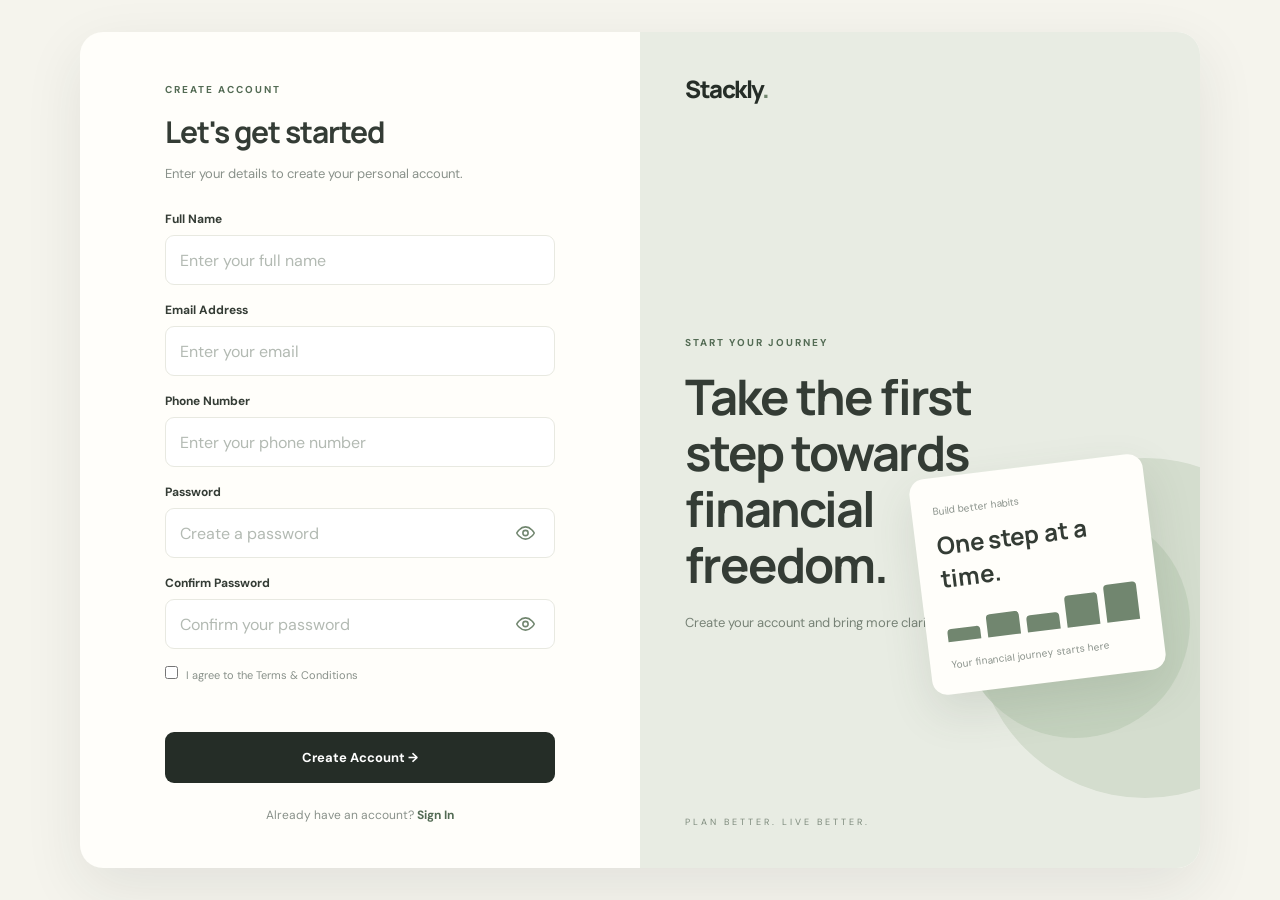
<file: signup.html>
<!DOCTYPE html>
<html lang="en">
<head>
    <meta charset="UTF-8">
    <meta name="viewport" content="width=device-width, initial-scale=1.0">
    <meta name="description" content="Create your Stackly Finance account.">
    <title>Sign Up | Stackly Finance</title>
    <link rel="preconnect" href="https://fonts.googleapis.com">
    <link rel="preconnect" href="https://fonts.gstatic.com" crossorigin>
    <link href="https://fonts.googleapis.com/css2?family=DM+Sans:wght@400;500;600;700&family=Manrope:wght@400;500;600;700;800&display=swap" rel="stylesheet">
    <link rel="stylesheet" href="css/style.css">
    <script src="js/script.js" defer></script>
</head>
<body>

    <div class="page-loader">
        <div class="loader-content">
            <div class="loader-logo">S</div>
            <p>STACKLY FINANCE</p>
            <div class="loader-progress"></div>
        </div>
    </div>

    <main class="auth-page">
        <section class="auth-shell">

            <div class="auth-visual">
                <a href="index.html" class="brand-logo">Stackly<span>.</span></a>
                <div class="auth-visual-content">
                    <span class="eyebrow">START YOUR JOURNEY</span>
                    <h1>Take the first step towards financial freedom.</h1>
                    <p>Create your account and bring more clarity to your money.</p>
                </div>
                <div class="visual-decoration decoration-one"></div>
                <div class="visual-decoration decoration-two"></div>
                <div class="visual-finance-card">
                    <span>Build better habits</span>
                    <h2>One step at a time.</h2>
                    <div class="visual-bars"><i></i><i></i><i></i><i></i><i></i></div>
                    <small>Your financial journey starts here</small>
                </div>
                <p class="visual-footer">PLAN BETTER. LIVE BETTER.</p>
            </div>

            <div class="auth-form-area">
                <form class="auth-form" id="signupForm">
                    <span class="eyebrow">CREATE ACCOUNT</span>
                    <h2>Let's get started</h2>
                    <p class="form-description">Enter your details to create your personal account.</p>

                    <div class="form-group">
                        <label for="signupName">Full Name</label>
                        <input type="text" id="signupName" placeholder="Enter your full name" required>
                    </div>

                    <div class="form-group">
                        <label for="signupEmail">Email Address</label>
                        <input type="email" id="signupEmail" placeholder="Enter your email" required>
                    </div>

                    <div class="form-group">
                        <label for="signupPhone">Phone Number</label>
                        <input type="tel" id="signupPhone" placeholder="Enter your phone number" required>
                    </div>

                    <!-- Password Field -->
                    <div class="form-group">
                        <label for="signupPassword">Password</label>
                    
                        <div class="password-wrapper">
                            <input type="password" id="signupPassword"
                                name="password" placeholder="Create a password" required>
                    
                            <button type="button" class="password-toggle"
                                aria-label="Show password" aria-pressed="false">
                                <svg class="eye-icon" viewBox="0 0 24 24" fill="none"
                                    stroke="currentColor" stroke-width="1.8"
                                    stroke-linecap="round" stroke-linejoin="round">
                                    <path d="M2 12s3.6-7 10-7 10 7 10 7-3.6 7-10 7-10-7-10-7z"/>
                                    <circle cx="12" cy="12" r="3"/>
                                </svg>
                            </button>
                        </div>
                    </div>
                    
                    <!-- Confirm Password Field -->
                    <div class="form-group">
                        <label for="confirmPassword">Confirm Password</label>
                    
                        <div class="password-wrapper">
                            <input type="password" id="confirmPassword"
                                name="confirmPassword" placeholder="Confirm your password" required>
                    
                            <button type="button" class="password-toggle"
                                aria-label="Show password" aria-pressed="false">
                                <svg class="eye-icon" viewBox="0 0 24 24" fill="none"
                                    stroke="currentColor" stroke-width="1.8"
                                    stroke-linecap="round" stroke-linejoin="round">
                                    <path d="M2 12s3.6-7 10-7 10 7 10 7-3.6 7-10 7-10-7-10-7z"/>
                                    <circle cx="12" cy="12" r="3"/>
                                </svg>
                            </button>
                        </div>
                    </div>

                    <div class="form-options terms-row">
                        <label><input type="checkbox" id="acceptTerms" required> I agree to the Terms & Conditions</label>
                    </div>

                    <p class="form-message" id="signupMessage"></p>
                    <button type="submit" class="primary-btn form-submit">Create Account →</button>

                    <p class="form-bottom-text">
                        Already have an account?
                        <a href="login.html">Sign In</a>
                    </p>
                </form>
            </div>

        </section>
    </main>

</body>
</html>
</file>
<file: css/style.css>
/* =========================================
   STACKLY FINANCE 2
   Main stylesheet
========================================= */

:root {
    --primary: #71866f;
    --primary-dark: #536b54;
    --primary-light: #dce5d7;
    --cream: #f5f4ed;
    --white: #fffefa;
    --dark: #252d27;
    --text: #343c35;
    --muted: #89918a;
    --border: #e8e9e1;
    --gold: #d5b779;
    --red: #bd7169;
    --green: #57916a;
    --shadow: 0 20px 60px rgba(38, 48, 39, .09);
}

* {
    margin: 0;
    padding: 0;
    box-sizing: border-box;
}

html {
    scroll-behavior: smooth;
}

body {
    font-family: 'DM Sans', sans-serif;
    background: var(--cream);
    color: var(--text);
}

h1, h2, h3, h4, .brand-logo {
    font-family: 'Manrope', sans-serif;
}

a {
    text-decoration: none;
    color: inherit;
}

button, input, select {
    font: inherit;
}

button {
    cursor: pointer;
}

img {
    max-width: 100%;
}

/* =========================================
   PAGE LOADING ANIMATION
========================================= */

.page-loader {
    position: fixed;
    inset: 0;
    z-index: 9999;
    background: #252e27;
    display: flex;
    align-items: center;
    justify-content: center;
    transition: opacity .6s ease, visibility .6s ease;
}

.page-loader.hide {
    opacity: 0;
    visibility: hidden;
}

.loader-content {
    text-align: center;
    color: white;
}

.loader-logo {
    width: 65px;
    height: 65px;
    margin: 0 auto 18px;
    display: grid;
    place-items: center;
    border-radius: 21px;
    background: #dce5d7;
    color: #29332b;
    font-family: 'Manrope', sans-serif;
    font-size: 28px;
    font-weight: 800;
    animation: loaderFloat 1.5s infinite ease-in-out;
}

.loader-content p {
    font-size: 11px;
    letter-spacing: 5px;
}

.loader-progress {
    width: 135px;
    height: 3px;
    margin: 18px auto;
    background: #536153;
    overflow: hidden;
    border-radius: 5px;
}

.loader-progress::after {
    content: "";
    display: block;
    width: 40%;
    height: 100%;
    background: var(--gold);
    animation: loadingProgress 1.2s infinite ease-in-out;
}

@keyframes loadingProgress {
    from { transform: translateX(-110%); }
    to { transform: translateX(250%); }
}

@keyframes loaderFloat {
    50% {
        transform: translateY(-8px) rotate(6deg);
        box-shadow: 0 0 30px #dce5d755;
    }
}

/* =========================================
   COMMON BUTTONS AND TEXT
========================================= */

.brand-logo {
    font-size: 24px;
    font-weight: 800;
    letter-spacing: -1.5px;
    color: var(--dark);
}

.brand-logo span {
    color: var(--primary);
}

.eyebrow {
    display: inline-block;
    font-size: 10px;
    letter-spacing: 2px;
    color: var(--primary-dark);
    font-weight: 700;
    text-transform: uppercase;
}

.primary-btn {
    display: inline-flex;
    align-items: center;
    justify-content: center;
    border: none;
    border-radius: 9px;
    background: var(--dark);
    color: white;
    padding: 15px 23px;
    font-size: 13px;
    font-weight: 700;
    transition: .3s ease;
}

.primary-btn:hover {
    background: var(--primary-dark);
    transform: translateY(-3px);
    box-shadow: 0 12px 25px #536b5430;
}

.secondary-btn {
    display: inline-flex;
    align-items: center;
    justify-content: center;
    border: 1px solid #cbd3c7;
    border-radius: 9px;
    padding: 14px 23px;
    font-size: 13px;
    font-weight: 700;
    transition: .3s;
}

.secondary-btn:hover {
    background: white;
    transform: translateY(-3px);
}

.form-submit {
    width: 100%;
    margin-top: 17px;
    min-height: 51px;
}

.form-message {
    min-height: 19px;
    margin-top: 10px;
    font-size: 12px;
    color: var(--red);
}

.form-message.success {
    color: var(--green);
}

.form-description {
    color: var(--muted);
    font-size: 13px;
    line-height: 1.8;
    margin: 10px 0 26px;
}

.form-bottom-text {
    text-align: center;
    margin-top: 24px;
    color: var(--muted);
    font-size: 12px;
}

.form-bottom-text a {
    color: var(--primary-dark);
    font-weight: 700;
}

/* =========================================
   HOME PAGE
========================================= */

.home-header {
    height: 85px;
    padding: 0 7%;
    display: flex;
    align-items: center;
    justify-content: space-between;
    background: var(--white);
    border-bottom: 1px solid var(--border);
}

.home-nav {
    display: flex;
    align-items: center;
    gap: 32px;
    font-size: 12px;
    font-weight: 600;
}

.home-nav a {
    transition: .25s;
}

.home-nav a:hover {
    color: var(--primary);
}

.nav-button {
    background: var(--dark);
    color: white !important;
    padding: 12px 20px;
    border-radius: 8px;
}

.home-hero {
    min-height: 610px;
    padding: 75px 9%;
    display: grid;
    grid-template-columns: 1fr 1fr;
    align-items: center;
    gap: 45px;
    overflow: hidden;
}

.hero-content h1 {
    font-size: clamp(38px, 5vw, 61px);
    line-height: 1.13;
    letter-spacing: -2.5px;
    margin: 20px 0;
}

.hero-content h1 span {
    color: var(--primary);
}

.hero-content > p {
    color: var(--muted);
    line-height: 1.9;
    font-size: 14px;
    max-width: 470px;
}

.hero-actions {
    display: flex;
    gap: 12px;
    margin-top: 30px;
}

.hero-caption {
    color: var(--muted);
    font-size: 11px;
    margin-top: 35px;
}

.hero-visual {
    min-height: 410px;
    position: relative;
    display: grid;
    place-items: center;
}

.hero-circle {
    position: absolute;
    border-radius: 50%;
}

.circle-one {
    width: 350px;
    height: 350px;
    background: #e3e9dc;
}

.circle-two {
    width: 240px;
    height: 240px;
    background: #cbd8c4;
    opacity: .8;
}

.hero-finance-card {
    position: relative;
    z-index: 2;
    width: min(320px, 85%);
    background: var(--white);
    padding: 28px;
    border-radius: 18px;
    box-shadow: var(--shadow);
    transform: rotate(-5deg);
    animation: cardFloat 5s ease-in-out infinite;
}

.hero-finance-card span,
.hero-finance-card small {
    color: var(--muted);
    font-size: 11px;
}

.hero-finance-card h2 {
    font-size: 30px;
    margin: 13px 0;
}

.hero-bars {
    display: flex;
    align-items: end;
    gap: 9px;
    height: 65px;
    margin: 18px 0;
}

.hero-bars i {
    flex: 1;
    border-radius: 5px 5px 0 0;
    background: var(--primary);
}

.hero-bars i:nth-child(1) { height: 35%; }
.hero-bars i:nth-child(2) { height: 55%; }
.hero-bars i:nth-child(3) { height: 45%; }
.hero-bars i:nth-child(4) { height: 85%; }
.hero-bars i:nth-child(5) { height: 65%; }
.hero-bars i:nth-child(6) { height: 100%; }

.floating-note {
    position: absolute;
    z-index: 3;
    right: 0;
    bottom: 45px;
    background: white;
    padding: 15px 20px;
    border-radius: 10px;
    box-shadow: var(--shadow);
    font-size: 12px;
    animation: cardFloat 4s infinite;
}

@keyframes cardFloat {
    50% { transform: translateY(-12px) rotate(-2deg); }
}

.features-section {
    padding: 75px 9%;
    background: var(--white);
}

.section-heading {
    text-align: center;
    max-width: 600px;
    margin: auto auto 40px;
}

.section-heading h2 {
    font-size: 32px;
    margin: 15px 0;
}

.section-heading p {
    color: var(--muted);
    font-size: 13px;
    line-height: 1.8;
}

.feature-grid {
    display: grid;
    grid-template-columns: repeat(3, 1fr);
    gap: 20px;
}

.feature-card {
    padding: 30px;
    border: 1px solid var(--border);
    border-radius: 15px;
    transition: .3s;
    background: var(--white);
}

.feature-card:hover {
    transform: translateY(-7px);
    box-shadow: var(--shadow);
}

.feature-icon {
    width: 45px;
    height: 45px;
    display: grid;
    place-items: center;
    border-radius: 12px;
    background: var(--primary-light);
    color: var(--primary-dark);
    font-size: 21px;
    margin-bottom: 20px;
}

.feature-card h3 {
    font-size: 17px;
    margin-bottom: 10px;
}

.feature-card p {
    font-size: 12px;
    line-height: 1.8;
    color: var(--muted);
}

.home-about {
    padding: 65px 9%;
    display: flex;
    justify-content: space-between;
    align-items: center;
    gap: 25px;
}

.home-about h2 {
    max-width: 530px;
    font-size: 30px;
    margin-top: 12px;
}

.home-footer {
    padding: 25px 9%;
    background: var(--dark);
    color: white;
    display: flex;
    align-items: center;
    justify-content: space-between;
}

.home-footer .brand-logo {
    color: white;
}

.home-footer p {
    color: #aeb9ae;
    font-size: 11px;
}

/* =========================================
   AUTHENTICATION PAGES
========================================= */

.auth-page {
    min-height: 100vh;
    padding: 28px;
    display: grid;
    place-items: center;
}

.auth-shell {
    width: min(1120px, 100%);
    min-height: 690px;
    display: grid;
    grid-template-columns: 1fr 1fr;
    overflow: hidden;
    border-radius: 23px;
    background: var(--white);
    box-shadow: var(--shadow);
    animation: pageEnter .7s both;
}

@keyframes pageEnter {
    from {
        opacity: 0;
        transform: translateY(18px);
    }
    to {
        opacity: 1;
        transform: translateY(0);
    }
}

.auth-visual {
    position: relative;
    overflow: hidden;
    padding: 40px 45px;
    background: #e8ece3;
    display: flex;
    flex-direction: column;
    justify-content: space-between;
}

.auth-visual-content {
    position: relative;
    z-index: 2;
    max-width: 390px;
    margin-top: 45px;
}

.auth-visual-content h1 {
    font-size: clamp(32px, 4vw, 49px);
    line-height: 1.14;
    letter-spacing: -2px;
    margin: 18px 0;
}

.auth-visual-content p {
    color: #778276;
    font-size: 13px;
    line-height: 1.9;
}

.visual-decoration {
    position: absolute;
    border-radius: 50%;
    pointer-events: none;
}

.decoration-one {
    width: 340px;
    height: 340px;
    background: #d4ddce;
    right: -115px;
    bottom: 70px;
}

.decoration-two {
    width: 230px;
    height: 230px;
    background: #c1d0bb;
    right: 10px;
    bottom: 130px;
    opacity: .8;
}

.visual-finance-card {
    position: absolute;
    z-index: 3;
    width: 235px;
    right: 45px;
    bottom: 185px;
    padding: 21px;
    border-radius: 15px;
    background: var(--white);
    box-shadow: 0 18px 45px #46564622;
    transform: rotate(-7deg);
    animation: cardFloat 5s ease-in-out infinite;
}

.visual-finance-card span,
.visual-finance-card small {
    color: var(--muted);
    font-size: 10px;
}

.visual-finance-card h2 {
    font-size: 24px;
    margin: 9px 0;
}

.visual-bars {
    display: flex;
    align-items: end;
    height: 38px;
    gap: 7px;
    margin: 10px 0;
}

.visual-bars i {
    flex: 1;
    background: var(--primary);
    border-radius: 4px 4px 0 0;
}

.visual-bars i:nth-child(1) { height: 35%; }
.visual-bars i:nth-child(2) { height: 60%; }
.visual-bars i:nth-child(3) { height: 45%; }
.visual-bars i:nth-child(4) { height: 85%; }
.visual-bars i:nth-child(5) { height: 100%; }

.visual-footer {
    position: relative;
    z-index: 3;
    font-size: 9px;
    letter-spacing: 3px;
    color: #7c897b;
}

.security-art,
.success-art {
    position: absolute;
    z-index: 3;
    right: 65px;
    bottom: 160px;
    width: 180px;
    height: 180px;
    border-radius: 50%;
    background: #d1ddca;
    display: grid;
    place-items: center;
    font-size: 85px;
    color: var(--primary-dark);
    animation: cardFloat 5s infinite;
}

.success-art {
    color: var(--gold);
    font-size: 100px;
}

.auth-form-area {
    padding: 45px;
    display: grid;
    place-items: center;
}

.auth-form {
    width: min(390px, 100%);
}

.auth-form h2 {
    font-size: 30px;
    letter-spacing: -1px;
    margin-top: 13px;
}

.form-group {
    margin: 17px 0;
}

.form-group label {
    display: block;
    margin-bottom: 8px;
    font-size: 12px;
    font-weight: 700;
}

.form-group input {
    width: 100%;
    height: 50px;
    padding: 0 14px;
    border: 1px solid var(--border);
    border-radius: 9px;
    background: white;
    outline: none;
    transition: .25s;
    color: var(--text);
}

.form-group input:focus {
    border-color: var(--primary);
    box-shadow: 0 0 0 4px #a9b9a222;
}

.form-group input::placeholder {
    color: #b3bab3;
}

.form-group input[readonly] {
    background: #f4f5f0;
    cursor: not-allowed;
}

.form-options {
    display: flex;
    justify-content: space-between;
    align-items: center;
    gap: 12px;
    color: var(--muted);
    font-size: 11px;
    margin: 14px 0;
}

.form-options a {
    color: var(--primary-dark);
    font-weight: 700;
}

.form-options input {
    accent-color: var(--primary);
    margin-right: 5px;
}

.terms-row {
    justify-content: flex-start;
}

.verification-icon {
    width: 65px;
    height: 65px;
    display: grid;
    place-items: center;
    margin: 20px 0;
    background: var(--primary-light);
    border-radius: 50%;
    color: var(--primary-dark);
    font-size: 27px;
}

.otp-container {
    display: flex;
    gap: 9px;
    margin: 24px 0 15px;
}

.otp-input {
    width: 48px;
    height: 54px;
    min-width: 0;
    text-align: center;
    font-size: 20px;
    border: 1px solid var(--border);
    border-radius: 9px;
    outline: none;
}

.otp-input:focus {
    border-color: var(--primary);
}

.demo-hint {
    font-size: 11px;
    color: var(--muted);
}

.demo-hint strong {
    color: var(--primary-dark);
}

.password-guidelines {
    padding: 13px 15px;
    background: #f2f4ee;
    border-radius: 9px;
    font-size: 11px;
    color: var(--muted);
    line-height: 1.9;
}

.password-guidelines ul {
    padding-left: 18px;
}

.success-content {
    text-align: center;
}

.success-icon {
    width: 82px;
    height: 82px;
    margin: 0 auto 24px;
    display: grid;
    place-items: center;
    border-radius: 50%;
    background: #e3eddf;
    color: var(--primary-dark);
    font-size: 40px;
    animation: successPop .6s both;
}

@keyframes successPop {
    from { transform: scale(.4); opacity: 0; }
    to { transform: scale(1); opacity: 1; }
}

/* =========================================
   DASHBOARD
========================================= */

.dashboard-body {
    background: #f4f5ef;
}

.dashboard-layout {
    min-height: 100vh;
    display: grid;
    grid-template-columns: 250px minmax(0, 1fr);
}

.sidebar {
    background: var(--dark);
    color: #e4e9e1;
    padding: 28px 17px;
    display: flex;
    flex-direction: column;
}

.sidebar-logo {
    color: white;
    padding: 0 13px 36px;
}

.sidebar-logo span {
    color: #b9c9b2;
}

.sidebar-section {
    margin-bottom: 20px;
}

.sidebar-heading {
    color: #8c998b;
    font-size: 9px;
    letter-spacing: 2px;
    padding: 13px;
}

.sidebar-link {
    display: flex;
    align-items: center;
    gap: 13px;
    padding: 12px 13px;
    margin: 3px 0;
    border-radius: 8px;
    color: #c0c9bd;
    font-size: 12px;
    transition: .25s;
}

.sidebar-link span {
    width: 19px;
    text-align: center;
    font-size: 17px;
}

.sidebar-link:hover,
.sidebar-link.active {
    background: #3a493b;
    color: white;
}

.sidebar-link.active {
    box-shadow: inset 3px 0 var(--gold);
}

.sidebar-bottom {
    margin-top: auto;
}

.sidebar-help {
    margin: 18px 6px 0;
    padding: 15px;
    border-radius: 10px;
    background: #354337;
}

.sidebar-help span {
    color: var(--gold);
    font-size: 19px;
}

.sidebar-help p {
    margin-top: 8px;
    font-size: 10px;
    color: #c0c9bd;
    line-height: 1.6;
}

.main-content {
    min-width: 0;
    padding: 27px 35px 25px;
}

.dashboard-header {
    display: flex;
    align-items: center;
    justify-content: space-between;
    gap: 15px;
    margin-bottom: 30px;
}

.header-left {
    display: flex;
    align-items: center;
    gap: 14px;
}

.dashboard-header h1 {
    font-size: 25px;
    letter-spacing: -1px;
}

.dashboard-header p {
    font-size: 11px;
    color: var(--muted);
    margin-top: 5px;
}

.header-user {
    display: flex;
    align-items: center;
    gap: 10px;
}

.notification-icon {
    width: 37px;
    height: 37px;
    border-radius: 50%;
    display: grid;
    place-items: center;
    background: white;
    border: 1px solid var(--border);
}

.user-avatar {
    width: 39px;
    height: 39px;
    display: grid;
    place-items: center;
    border-radius: 50%;
    background: #dce5d7;
    color: var(--primary-dark);
    font-weight: 800;
}

.user-info strong {
    display: block;
    font-size: 11px;
}

.user-info span {
    display: block;
    color: var(--muted);
    font-size: 10px;
    margin-top: 3px;
}

.mobile-menu-btn {
    display: none;
    border: 0;
    background: transparent;
    font-size: 23px;
}

.dashboard-welcome {
    min-height: 140px;
    padding: 26px 30px;
    background: #e5ebe0;
    border-radius: 15px;
    display: flex;
    justify-content: space-between;
    align-items: center;
    overflow: hidden;
    margin-bottom: 22px;
}

.dashboard-welcome h2 {
    font-size: 23px;
    margin: 10px 0 7px;
}

.dashboard-welcome p {
    font-size: 12px;
    color: #7a8778;
}

.welcome-symbol {
    font-size: 65px;
    color: #9eaf98;
    animation: cardFloat 5s infinite;
}

.stats-grid {
    display: grid;
    grid-template-columns: repeat(4, 1fr);
    gap: 15px;
    margin-bottom: 20px;
}

.stat-card {
    background: white;
    border: 1px solid #edeee8;
    border-radius: 13px;
    padding: 19px;
    transition: .3s;
}

.stat-card:hover {
    transform: translateY(-5px);
    box-shadow: var(--shadow);
}

.stat-top {
    display: flex;
    align-items: center;
    justify-content: space-between;
    color: var(--muted);
    font-size: 11px;
}

.stat-icon {
    width: 30px;
    height: 30px;
    display: grid;
    place-items: center;
    background: var(--primary-light);
    color: var(--primary-dark);
    border-radius: 9px;
    font-size: 16px;
}

.stat-card h2 {
    font-size: 21px;
    margin: 13px 0 8px;
}

.stat-card p {
    font-size: 10px;
}

.stat-positive {
    color: var(--green);
}

.stat-negative {
    color: var(--red);
}

.dashboard-content-grid {
    display: grid;
    grid-template-columns: 1.35fr 1fr;
    gap: 17px;
}

.dashboard-card {
    padding: 21px;
    background: white;
    border: 1px solid #edeee8;
    border-radius: 14px;
    box-shadow: 0 8px 28px #26332608;
}

.card-heading {
    display: flex;
    justify-content: space-between;
    align-items: center;
    gap: 10px;
    margin-bottom: 20px;
}

.card-heading h3 {
    font-size: 15px;
}

.card-heading p {
    color: var(--muted);
    font-size: 10px;
    margin-top: 5px;
}

.card-heading select {
    border: 1px solid var(--border);
    border-radius: 7px;
    padding: 8px;
    background: white;
    color: var(--text);
    font-size: 10px;
}

.chart-area {
    height: 185px;
    display: flex;
    gap: 13px;
    border-bottom: 1px solid var(--border);
}

.chart-y-labels {
    display: flex;
    flex-direction: column;
    justify-content: space-between;
    padding-bottom: 4px;
    color: var(--muted);
    font-size: 9px;
}

.chart-bars {
    flex: 1;
    display: flex;
    justify-content: space-around;
    align-items: end;
    gap: 13px;
    padding-top: 8px;
}

.chart-group {
    height: 100%;
    flex: 1;
    display: flex;
    align-items: end;
    gap: 4px;
}

.chart-group i,
.chart-group b {
    flex: 1;
    border-radius: 5px 5px 0 0;
    transform-origin: bottom;
    animation: chartGrow .9s both;
}

.chart-group i {
    background: linear-gradient(#aebfa6, #71866f);
}

.chart-group b {
    background: #e0c994;
}

@keyframes chartGrow {
    from { transform: scaleY(.05); }
    to { transform: scaleY(1); }
}

.chart-months {
    display: flex;
    justify-content: space-around;
    margin: 9px 0 15px;
    color: var(--muted);
    font-size: 9px;
}

.chart-legend {
    display: flex;
    gap: 18px;
    color: var(--muted);
    font-size: 10px;
}

.chart-legend span {
    display: flex;
    align-items: center;
    gap: 6px;
}

.chart-legend i {
    width: 8px;
    height: 8px;
    border-radius: 50%;
}

.legend-income { background: var(--primary); }
.legend-expense { background: #e0c994; }

.view-link {
    font-size: 10px;
    color: var(--primary-dark);
    font-weight: 700;
}

.transaction-row {
    display: flex;
    align-items: center;
    gap: 10px;
    padding: 14px 0;
    border-bottom: 1px solid #f0f0eb;
}

.transaction-row:last-child {
    border-bottom: 0;
}

.transaction-icon {
    width: 35px;
    height: 35px;
    flex-shrink: 0;
    display: grid;
    place-items: center;
    border-radius: 10px;
    background: #edf1e9;
    color: var(--primary-dark);
    font-size: 15px;
}

.transaction-info {
    flex: 1;
    min-width: 0;
}

.transaction-info strong {
    display: block;
    font-size: 11px;
}

.transaction-info span {
    display: block;
    font-size: 9px;
    color: var(--muted);
    margin-top: 4px;
}

.expense-amount,
.income-amount {
    font-size: 10px;
    white-space: nowrap;
}

.expense-amount { color: var(--red); }
.income-amount { color: var(--green); }

.dashboard-footer {
    display: flex;
    justify-content: space-between;
    gap: 15px;
    margin-top: 30px;
    color: var(--muted);
    font-size: 10px;
}

/* =========================================
   PROFILE PAGE
========================================= */

.profile-page-grid {
    display: grid;
    grid-template-columns: 280px minmax(0, 1fr);
    gap: 18px;
}

.profile-summary-card {
    text-align: center;
    padding: 30px 20px;
    align-self: start;
}

.profile-large-avatar {
    width: 95px;
    height: 95px;
    margin: 5px auto 17px;
    display: grid;
    place-items: center;
    border-radius: 50%;
    background: #dce5d7;
    color: var(--primary-dark);
    font: 800 34px 'Manrope', sans-serif;
}

.profile-summary-card h2 {
    font-size: 18px;
}

.profile-summary-card > p {
    color: var(--muted);
    font-size: 11px;
    margin-top: 7px;
}

.member-badge {
    display: inline-block;
    margin-top: 15px;
    padding: 8px 12px;
    border-radius: 30px;
    background: #edf2e9;
    color: var(--primary-dark);
    font-size: 10px;
    font-weight: 700;
}

.profile-summary-divider {
    height: 1px;
    background: var(--border);
    margin: 22px 0;
}

.profile-summary-note {
    line-height: 1.7;
}

.profile-details-card {
    padding: 27px;
}

.profile-form {
    display: grid;
    grid-template-columns: 1fr 1fr;
    gap: 0 17px;
}

.profile-save-btn {
    grid-column: 1 / -1;
    justify-self: start;
    min-width: 180px;
}

.profile-form .form-message {
    grid-column: 1 / -1;
}

/* =========================================
   SCROLL REVEAL ANIMATION
========================================= */

.reveal {
    opacity: 0;
    transform: translateY(25px);
    transition: opacity .7s ease, transform .7s ease;
}

.reveal.show {
    opacity: 1;
    transform: translateY(0);
}

/* =========================================
   RESPONSIVE DESIGN
========================================= */

@media (max-width: 1050px) {
    .stats-grid {
        grid-template-columns: repeat(2, 1fr);
    }

    .main-content {
        padding: 25px 22px;
    }
}

@media (max-width: 800px) {
    .home-hero {
        grid-template-columns: 1fr;
        padding: 55px 7%;
    }

    .hero-visual {
        min-height: 350px;
    }

    .feature-grid {
        grid-template-columns: 1fr 1fr;
    }

    .auth-shell {
        grid-template-columns: 1fr;
    }

    .auth-visual {
        min-height: 270px;
    }

    .auth-visual-content {
        margin-top: 30px;
    }

    .auth-visual-content h1 {
        font-size: 34px;
        max-width: 420px;
    }

    .visual-finance-card,
    .security-art,
    .success-art,
    .visual-footer {
        display: none;
    }

    .decoration-one {
        width: 190px;
        height: 190px;
        right: -70px;
        bottom: -70px;
    }

    .decoration-two {
        width: 130px;
        height: 130px;
        right: 35px;
        bottom: -50px;
    }

    .auth-form-area {
        padding: 40px 25px;
    }

    .dashboard-layout {
        display: block;
    }

    .sidebar {
        position: fixed;
        z-index: 1000;
        top: 0;
        bottom: 0;
        left: 0;
        width: 255px;
        overflow-y: auto;
        transform: translateX(-110%);
        transition: transform .3s ease;
    }

    .sidebar.open {
        transform: translateX(0);
    }

    .mobile-menu-btn {
        display: block;
    }

    .dashboard-content-grid {
        grid-template-columns: 1fr;
    }

    .profile-page-grid {
        grid-template-columns: 1fr;
    }
}

@media (max-width: 560px) {
    .home-header {
        padding: 0 5%;
    }

    .home-nav {
        gap: 12px;
        font-size: 10px;
    }

    .home-nav a:nth-child(1),
    .home-nav a:nth-child(2) {
        display: none;
    }

    .home-about {
        flex-direction: column;
        align-items: flex-start;
    }

    .home-footer {
        flex-direction: column;
        gap: 13px;
        text-align: center;
    }

    .feature-grid {
        grid-template-columns: 1fr;
    }

    .auth-page {
        padding: 10px;
    }

    .auth-shell {
        border-radius: 15px;
    }

    .auth-visual {
        padding: 25px;
        min-height: 240px;
    }

    .auth-visual-content h1 {
        font-size: 29px;
    }

    .auth-form-area {
        padding: 35px 20px;
    }

    .auth-form h2 {
        font-size: 26px;
    }

    .otp-container {
        gap: 5px;
    }

    .otp-input {
        width: 100%;
        min-width: 0;
    }

    .main-content {
        padding: 18px 13px;
    }

    .dashboard-header h1 {
        font-size: 20px;
    }

    .header-user {
        gap: 6px;
    }

    .user-info {
        display: none;
    }

    .stats-grid {
        grid-template-columns: 1fr 1fr;
        gap: 9px;
    }

    .stat-card {
        padding: 14px;
    }

    .stat-card h2 {
        font-size: 17px;
    }

    .dashboard-welcome {
        padding: 20px;
    }

    .dashboard-welcome h2 {
        font-size: 19px;
    }

    .welcome-symbol {
        font-size: 40px;
    }

    .dashboard-footer {
        flex-direction: column;
    }

    .profile-form {
        grid-template-columns: 1fr;
    }

    .profile-form .form-message,
    .profile-save-btn {
        grid-column: auto;
    }
}

@media (prefers-reduced-motion: reduce) {
    *,
    *::before,
    *::after {
        animation-duration: .01ms !important;
        transition-duration: .01ms !important;
        scroll-behavior: auto !important;
    }
}

/* Password eye icon */

.password-wrapper {
    position: relative;
    width: 100%;
    display: flex;
    align-items: center;
}

.password-wrapper input {
    width: 100%;
    padding-right: 48px;
}

.password-toggle {
    position: absolute;
    right: 14px;
    top: 50%;
    transform: translateY(-50%);
    display: flex;
    align-items: center;
    justify-content: center;
    border: none;
    background: transparent;
    color: #71866f;
    cursor: pointer;
    padding: 5px;
    z-index: 2;
    transition: color 0.2s ease, transform 0.2s ease;
}

.password-toggle:hover {
    color: #536b54;
}

.password-toggle:focus-visible {
    outline: 2px solid #71866f;
    outline-offset: 3px;
    border-radius: 5px;
}

.password-toggle svg {
    width: 21px;
    height: 21px;
    display: block;
}

/* =========================================
   FINANCE 2 - AUTHENTICATION PAGE LAYOUT
   Form on LEFT | Visual content on RIGHT
========================================= */

.auth-shell {
    display: grid;
    grid-template-columns: 1fr 1fr;
    direction: ltr;
}

/* Form / data section on the LEFT */
.auth-form-area {
    order: 1;
    grid-column: 1;
}

/* Illustration / content section on the RIGHT */
.auth-visual {
    order: 2;
    grid-column: 2;
}

/* Responsive layout */
@media (max-width: 768px) {
    .auth-shell {
        grid-template-columns: 1fr;
    }

    .auth-form-area {
        order: 1;
        grid-column: 1;
    }

    .auth-visual {
        order: 2;
        grid-column: 1;
    }
}



/* =========================================
   FINANCE 2 - ENHANCED DASHBOARD
========================================= */

.section-heading {
    margin-bottom: 16px;
}

.section-heading h2 {
    font-family: 'Manrope', sans-serif;
    font-size: 19px;
    margin-bottom: 5px;
    color: #26332a;
}

.section-heading p {
    color: #89918a;
    font-size: 13px;
}

.quick-actions-section {
    margin: 25px 0;
}

.quick-actions-grid {
    display: grid;
    grid-template-columns: repeat(4, 1fr);
    gap: 15px;
}

.quick-action-item {
    display: flex;
    align-items: center;
    gap: 13px;
    padding: 18px 15px;
    background: #fffefa;
    border: 1px solid #e9ece5;
    border-radius: 13px;
    text-decoration: none;
    color: #26332a;
    transition: .25s ease;
}

.quick-action-item:hover {
    transform: translateY(-4px);
    border-color: #a9bba4;
    box-shadow: 0 10px 25px rgba(50, 75, 50, .08);
}

.quick-action-item strong,
.quick-action-item small {
    display: block;
}

.quick-action-item strong {
    font-size: 13px;
    margin-bottom: 5px;
}

.quick-action-item small {
    color: #929b91;
    font-size: 11px;
}

.quick-action-icon {
    width: 39px;
    height: 39px;
    display: grid;
    place-items: center;
    flex-shrink: 0;
    border-radius: 11px;
    font-size: 22px;
    font-weight: 600;
}

.income-action {
    color: #527b5d;
    background: #e6f0e5;
}

.expense-action {
    color: #b66d64;
    background: #f8eae6;
}

.transfer-action {
    color: #6d769b;
    background: #eceefa;
}

.budget-action {
    color: #a1844f;
    background: #f5efdf;
}

/* Section headings and extra dashboard cards */

.dashboard-card {
    background: #fffefa;
    border: 1px solid #e9ece5;
    border-radius: 16px;
    padding: 23px;
    box-shadow: 0 5px 18px rgba(40, 60, 40, .035);
}

.dashboard-content-grid {
    gap: 20px;
    margin-bottom: 22px;
}

.card-heading {
    display: flex;
    justify-content: space-between;
    align-items: flex-start;
    gap: 12px;
    margin-bottom: 22px;
}

.card-heading h3 {
    font-family: 'Manrope', sans-serif;
    font-size: 16px;
    color: #28342b;
    margin-bottom: 5px;
}

.card-heading p {
    font-size: 12px;
    color: #929990;
}

.card-heading select {
    border: 1px solid #e6e9e2;
    border-radius: 8px;
    background: #fff;
    padding: 8px 10px;
    color: #536b54;
    font-size: 11px;
}

/* Cash flow summary */

.cashflow-summary {
    display: flex;
    gap: 35px;
    margin-bottom: 18px;
}

.cashflow-summary div span,
.cashflow-summary div strong {
    display: block;
}

.cashflow-summary div span {
    color: #929990;
    font-size: 11px;
    margin-bottom: 5px;
}

.cashflow-summary div strong {
    color: #334b37;
    font-size: 17px;
}

/* Monthly budget */

.budget-card {
    min-width: 0;
}

.budget-total {
    margin: 15px 0;
}

.budget-total strong {
    display: block;
    font-family: 'Manrope', sans-serif;
    font-size: 29px;
    color: #334b37;
}

.budget-total span {
    color: #929990;
    font-size: 12px;
}

.budget-progress {
    height: 11px;
    border-radius: 20px;
    background: #edf0e9;
    overflow: hidden;
    margin: 16px 0 12px;
}

.budget-progress-fill {
    height: 100%;
    width: 77%;
    border-radius: 20px;
    background: linear-gradient(90deg, #71866f, #a6b99b);
}

.budget-remaining {
    display: flex;
    justify-content: space-between;
    font-size: 12px;
}

.budget-remaining span {
    color: #929990;
}

.budget-remaining strong {
    color: #536b54;
}

.budget-divider {
    height: 1px;
    background: #edf0e9;
    margin: 22px 0;
}

.budget-card h4 {
    font-size: 13px;
    color: #39463b;
    margin-bottom: 18px;
}

.budget-category {
    margin-bottom: 17px;
}

.category-details {
    display: flex;
    align-items: center;
    gap: 8px;
    font-size: 11px;
    margin-bottom: 8px;
}

.category-details strong {
    margin-left: auto;
    font-size: 10px;
    color: #667168;
    white-space: nowrap;
}

.category-dot {
    display: inline-block;
    width: 9px;
    height: 9px;
    flex-shrink: 0;
    border-radius: 50%;
}

.category-food {
    background: #71866f;
}

.category-shopping {
    background: #d4ad78;
}

.category-bills {
    background: #8b94b6;
}

.category-travel {
    background: #d58e7e;
}

.category-other {
    background: #b8bdb4;
}

.category-track {
    height: 6px;
    background: #edf0e9;
    border-radius: 20px;
    overflow: hidden;
}

.category-track span {
    display: block;
    height: 100%;
    border-radius: 20px;
    background: #71866f;
}

/* Expense breakdown */

.period-label {
    font-size: 10px;
    color: #71866f;
    background: #edf2e9;
    padding: 7px 10px;
    border-radius: 20px;
    white-space: nowrap;
}

.expense-breakdown {
    display: flex;
    align-items: center;
    justify-content: space-around;
    gap: 25px;
    padding: 10px 0;
}

.expense-donut {
    width: 170px;
    height: 170px;
    flex-shrink: 0;
    border-radius: 50%;
    background: conic-gradient(
        #71866f 0% 22%,
        #d4ad78 22% 40%,
        #8b94b6 40% 65%,
        #d58e7e 65% 80%,
        #b8bdb4 80% 100%
    );
    display: grid;
    place-items: center;
    position: relative;
}

.donut-center {
    width: 116px;
    height: 116px;
    background: #fffefa;
    border-radius: 50%;
    display: flex;
    flex-direction: column;
    align-items: center;
    justify-content: center;
}

.donut-center strong {
    font-family: 'Manrope', sans-serif;
    color: #334b37;
    font-size: 18px;
}

.donut-center span {
    font-size: 10px;
    color: #929990;
}

.expense-legend {
    flex: 1;
    min-width: 0;
}

.expense-legend div {
    display: flex;
    align-items: center;
    gap: 8px;
    margin-bottom: 17px;
    font-size: 11px;
    color: #687269;
}

.expense-legend strong {
    margin-left: auto;
    color: #334b37;
}

/* Savings goals */

.saving-goal {
    margin-bottom: 23px;
}

.goal-top {
    display: flex;
    align-items: center;
    gap: 12px;
    margin-bottom: 12px;
}

.goal-icon {
    width: 40px;
    height: 40px;
    display: grid;
    place-items: center;
    border-radius: 11px;
    color: #536b54;
    background: #edf2e9;
    font-size: 19px;
}

.goal-info {
    flex: 1;
}

.goal-info strong,
.goal-info span {
    display: block;
}

.goal-info strong {
    font-size: 12px;
    color: #354137;
    margin-bottom: 4px;
}

.goal-info span {
    font-size: 10px;
    color: #929990;
}

.goal-percentage {
    font-size: 12px;
    color: #536b54;
}

.goal-progress {
    height: 7px;
    background: #edf0e9;
    border-radius: 20px;
    overflow: hidden;
}

.goal-progress span {
    display: block;
    height: 100%;
    border-radius: 20px;
    background: linear-gradient(90deg, #71866f, #a8ba9f);
}

.goal-footer {
    display: flex;
    justify-content: space-between;
    padding-top: 16px;
    border-top: 1px solid #edf0e9;
    font-size: 11px;
    color: #929990;
}

.goal-footer strong {
    color: #536b54;
    font-size: 13px;
}

/* Upcoming bills */

.bill-row {
    display: flex;
    align-items: center;
    gap: 13px;
    padding: 13px 0;
    border-bottom: 1px solid #f0f1ec;
}

.bill-date {
    width: 42px;
    height: 45px;
    display: flex;
    flex-direction: column;
    align-items: center;
    justify-content: center;
    border-radius: 9px;
    background: #edf2e9;
    color: #536b54;
}

.bill-date strong {
    font-size: 16px;
    line-height: 19px;
}

.bill-date span {
    font-size: 9px;
}

.bill-info {
    flex: 1;
}

.bill-info strong,
.bill-info span {
    display: block;
}

.bill-info strong {
    font-size: 12px;
    color: #354137;
    margin-bottom: 5px;
}

.bill-info span {
    font-size: 10px;
    color: #929990;
}

.bill-row > strong {
    font-size: 12px;
    color: #354137;
}

.bill-total {
    display: flex;
    justify-content: space-between;
    padding-top: 17px;
    font-size: 11px;
    color: #929990;
}

.bill-total strong {
    color: #536b54;
    font-size: 14px;
}

/* Financial insights */

.insights-card {
    margin-bottom: 25px;
}

.insight-star {
    color: #b89a61;
    font-size: 24px;
}

.insights-grid {
    display: grid;
    grid-template-columns: repeat(3, 1fr);
    gap: 15px;
}

.insight-item {
    display: flex;
    gap: 12px;
    padding: 16px;
    background: #f7f8f3;
    border-radius: 12px;
}

.insight-icon {
    width: 34px;
    height: 34px;
    flex-shrink: 0;
    display: grid;
    place-items: center;
    border-radius: 10px;
    color: #536b54;
    background: #e5eddf;
    font-size: 17px;
}

.insight-item strong {
    display: block;
    font-size: 12px;
    color: #354137;
    margin-bottom: 7px;
}

.insight-item p {
    font-size: 11px;
    line-height: 1.7;
    color: #858f84;
}

/* Responsive dashboard */

@media (max-width: 1100px) {
    .quick-actions-grid {
        grid-template-columns: repeat(2, 1fr);
    }

    .insights-grid {
        grid-template-columns: 1fr;
    }
}

@media (max-width: 768px) {
    .quick-actions-grid {
        grid-template-columns: 1fr 1fr;
    }

    .expense-breakdown {
        flex-direction: column;
    }

    .expense-legend {
        width: 100%;
    }

    .cashflow-summary {
        gap: 20px;
    }

    .cashflow-summary div strong {
        font-size: 14px;
    }

    .dashboard-card {
        padding: 17px;
    }
}

@media (max-width: 480px) {
    .quick-actions-grid {
        grid-template-columns: 1fr;
    }

    .category-details {
        flex-wrap: wrap;
    }

    .category-details strong {
        margin-left: auto;
    }

    .card-heading {
        flex-wrap: wrap;
    }

    .period-label {
        font-size: 9px;
    }
}


/* =========================================
   FIXED SIDEBAR + SCROLLABLE DASHBOARD
========================================= */

/* Main dashboard layout */
.dashboard-layout {
    display: flex;
    width: 100%;
    height: 100vh;
    min-height: 0;
    overflow: hidden;
}

/* Fixed sidebar */
.sidebar {
    position: fixed;
    top: 0;
    left: 0;
    width: 260px;
    height: 100vh;
    min-height: 100vh;
    overflow-y: auto;
    overflow-x: hidden;
    flex-shrink: 0;
    z-index: 1000;
}

/* Optional clean sidebar scrollbar */
.sidebar::-webkit-scrollbar {
    width: 4px;
}

.sidebar::-webkit-scrollbar-thumb {
    background: #cbd5c7;
    border-radius: 10px;
}

/* Right side main content */
.main-content {
    margin-left: 260px;
    width: calc(100% - 260px);
    height: 100vh;
    min-height: 0;
    overflow-y: auto;
    overflow-x: hidden;
    flex: 1;
    box-sizing: border-box;
    scroll-behavior: smooth;
}

/* Keep dashboard content properly spaced */
.dashboard-header {
    position: sticky;
    top: 0;
    z-index: 50;
    background: #f5f4ed;
}

/* Mobile responsive */
@media (max-width: 768px) {

    .dashboard-layout {
        overflow: hidden;
    }

    .sidebar {
        position: fixed;
        top: 0;
        left: -280px;
        width: 260px;
        height: 100vh;
        transition: left 0.3s ease;
        z-index: 1100;
    }

    .sidebar.open {
        left: 0;
    }

    .main-content {
        margin-left: 0;
        width: 100%;
        height: 100vh;
        overflow-y: auto;
    }
}


/* =================================
   FINANCE 2 - PROFILE PAGE
================================= */

.profile-page-grid {
    display: grid;
    grid-template-columns: 0.75fr 1.7fr;
    gap: 24px;
    margin: 25px 0;
    align-items: stretch;
}

.profile-summary-card,
.profile-details-card,
.profile-info-card,
.profile-security-card,
.profile-activity-card {
    background: #fffefa;
    border: 1px solid #e8e9df;
    border-radius: 18px;
    padding: 26px;
    box-shadow: 0 8px 25px rgba(40, 55, 40, 0.035);
    animation: profileFadeUp 0.6s ease both;
}

.profile-large-avatar {
    width: 100px;
    height: 100px;
    border-radius: 50%;
    display: flex;
    align-items: center;
    justify-content: center;
    margin: 5px auto 18px;
    background: #dce5d7;
    color: #536b54;
    font-size: 38px;
    font-weight: 800;
    border: 5px solid #f2f4ed;
}

.profile-summary-card {
    text-align: center;
}

.profile-summary-card h2 {
    font-family: "Manrope", sans-serif;
    font-size: 23px;
    color: #252d27;
    margin: 0 0 6px;
}

.profile-summary-card > p {
    color: #858d83;
    font-size: 13px;
}

.member-badge {
    display: inline-block;
    background: #edf3e9;
    color: #536b54;
    border-radius: 30px;
    padding: 8px 15px;
    font-size: 12px;
    font-weight: 700;
    margin-top: 12px;
}

.profile-summary-divider {
    height: 1px;
    background: #e9ebe4;
    margin: 22px 0;
}

.profile-mini-details {
    display: grid;
    gap: 17px;
    text-align: left;
}

.profile-mini-details div {
    display: flex;
    justify-content: space-between;
    gap: 10px;
    align-items: center;
}

.profile-mini-details span,
.profile-info-row span {
    color: #92998e;
    font-size: 11px;
    font-weight: 700;
    letter-spacing: 0.5px;
}

.profile-mini-details strong {
    color: #303a30;
    font-size: 12px;
}

.status-active {
    color: #63845e !important;
}

.profile-summary-note {
    font-size: 12px;
    line-height: 1.7;
    color: #858d83;
}

.profile-details-card .card-heading {
    margin-bottom: 25px;
}

.profile-section-icon {
    width: 39px;
    height: 39px;
    border-radius: 12px;
    background: #edf2e9;
    color: #637d60;
    display: flex;
    align-items: center;
    justify-content: center;
    font-size: 19px;
    flex-shrink: 0;
}

.profile-form-grid {
    display: grid;
    grid-template-columns: repeat(2, minmax(0, 1fr));
    gap: 20px;
}

.profile-form .form-group {
    margin-bottom: 5px;
}

.profile-form label {
    display: block;
    margin-bottom: 9px;
    color: #394339;
    font-size: 13px;
    font-weight: 700;
}

.profile-form input {
    width: 100%;
    min-height: 47px;
    padding: 12px 14px;
    border: 1px solid #e2e6dc;
    border-radius: 10px;
    background: #fcfcf8;
    color: #303a30;
    font-family: "DM Sans", sans-serif;
    font-size: 13px;
    outline: none;
    transition: 0.25s ease;
}

.profile-form input:focus {
    border-color: #71866f;
    background: #fffefa;
    box-shadow: 0 0 0 3px rgba(113, 134, 111, 0.10);
}

.profile-form input[readonly] {
    background: #f0f1eb;
    color: #858d83;
    cursor: not-allowed;
}

.profile-save-btn {
    margin-top: 20px;
    min-width: 160px;
}

.profile-extra-grid {
    display: grid;
    grid-template-columns: repeat(2, minmax(0, 1fr));
    gap: 24px;
    margin-bottom: 24px;
}

.profile-info-card .card-heading,
.profile-security-card .card-heading,
.profile-activity-card .card-heading {
    display: flex;
    justify-content: space-between;
    align-items: center;
    gap: 15px;
    margin-bottom: 22px;
}

.profile-info-list {
    display: grid;
    gap: 0;
}

.profile-info-row {
    display: flex;
    align-items: center;
    gap: 14px;
    padding: 15px 0;
    border-bottom: 1px solid #edf0e9;
}

.profile-info-row:last-child {
    border-bottom: 0;
}

.profile-info-icon {
    width: 38px;
    height: 38px;
    border-radius: 11px;
    background: #f0f3eb;
    color: #637d60;
    display: flex;
    align-items: center;
    justify-content: center;
    font-size: 17px;
    flex-shrink: 0;
}

.profile-info-row div:last-child {
    display: grid;
    gap: 5px;
}

.profile-info-row strong {
    color: #303a30;
    font-size: 13px;
    font-weight: 700;
}

.profile-security-card,
.profile-activity-card {
    margin-bottom: 24px;
}

.security-content {
    display: grid;
}

.security-item {
    display: flex;
    align-items: center;
    gap: 15px;
    padding: 17px 0;
    border-bottom: 1px solid #edf0e9;
}

.security-item:last-child {
    border-bottom: 0;
}

.security-icon {
    width: 40px;
    height: 40px;
    border-radius: 12px;
    background: #edf3e9;
    color: #63845e;
    display: flex;
    align-items: center;
    justify-content: center;
    font-size: 18px;
    flex-shrink: 0;
}

.security-item > div:nth-child(2) {
    flex: 1;
}

.security-item strong,
.activity-details strong {
    display: block;
    color: #303a30;
    font-size: 13px;
    margin-bottom: 5px;
}

.security-item p,
.activity-details span {
    color: #92998e;
    font-size: 12px;
    margin: 0;
}

.security-status {
    background: #edf5e9;
    color: #63845e;
    border-radius: 20px;
    padding: 6px 12px;
    font-size: 11px;
    font-weight: 700;
}

.security-link {
    color: #637d60;
    text-decoration: none;
    font-size: 12px;
    font-weight: 700;
}

.security-link:hover {
    color: #405a40;
}

.activity-list {
    display: grid;
}

.activity-row {
    display: flex;
    align-items: center;
    gap: 15px;
    padding: 16px 0;
    border-bottom: 1px solid #edf0e9;
}

.activity-row:last-child {
    border-bottom: 0;
}

.activity-dot {
    width: 10px;
    height: 10px;
    border-radius: 50%;
    background: #8ba382;
    box-shadow: 0 0 0 5px #edf3e9;
    margin: 0 5px;
    flex-shrink: 0;
}

.activity-details {
    flex: 1;
}

.activity-date {
    color: #92998e;
    font-size: 11px;
    white-space: nowrap;
}

@keyframes profileFadeUp {
    from {
        opacity: 0;
        transform: translateY(15px);
    }
    to {
        opacity: 1;
        transform: translateY(0);
    }
}

/* Tablet */
@media (max-width: 1000px) {
    .profile-page-grid {
        grid-template-columns: 1fr;
    }

    .profile-summary-card {
        max-width: 100%;
    }
}

/* Mobile */
@media (max-width: 650px) {
    .profile-extra-grid {
        grid-template-columns: 1fr;
    }

    .profile-form-grid {
        grid-template-columns: 1fr;
    }

    .profile-summary-card,
    .profile-details-card,
    .profile-info-card,
    .profile-security-card,
    .profile-activity-card {
        padding: 19px;
    }

    .security-item {
        flex-wrap: wrap;
    }

    .security-status,
    .security-link {
        margin-left: 55px;
    }

    .activity-row {
        align-items: flex-start;
    }

    .activity-date {
        font-size: 10px;
    }
}
</file>
